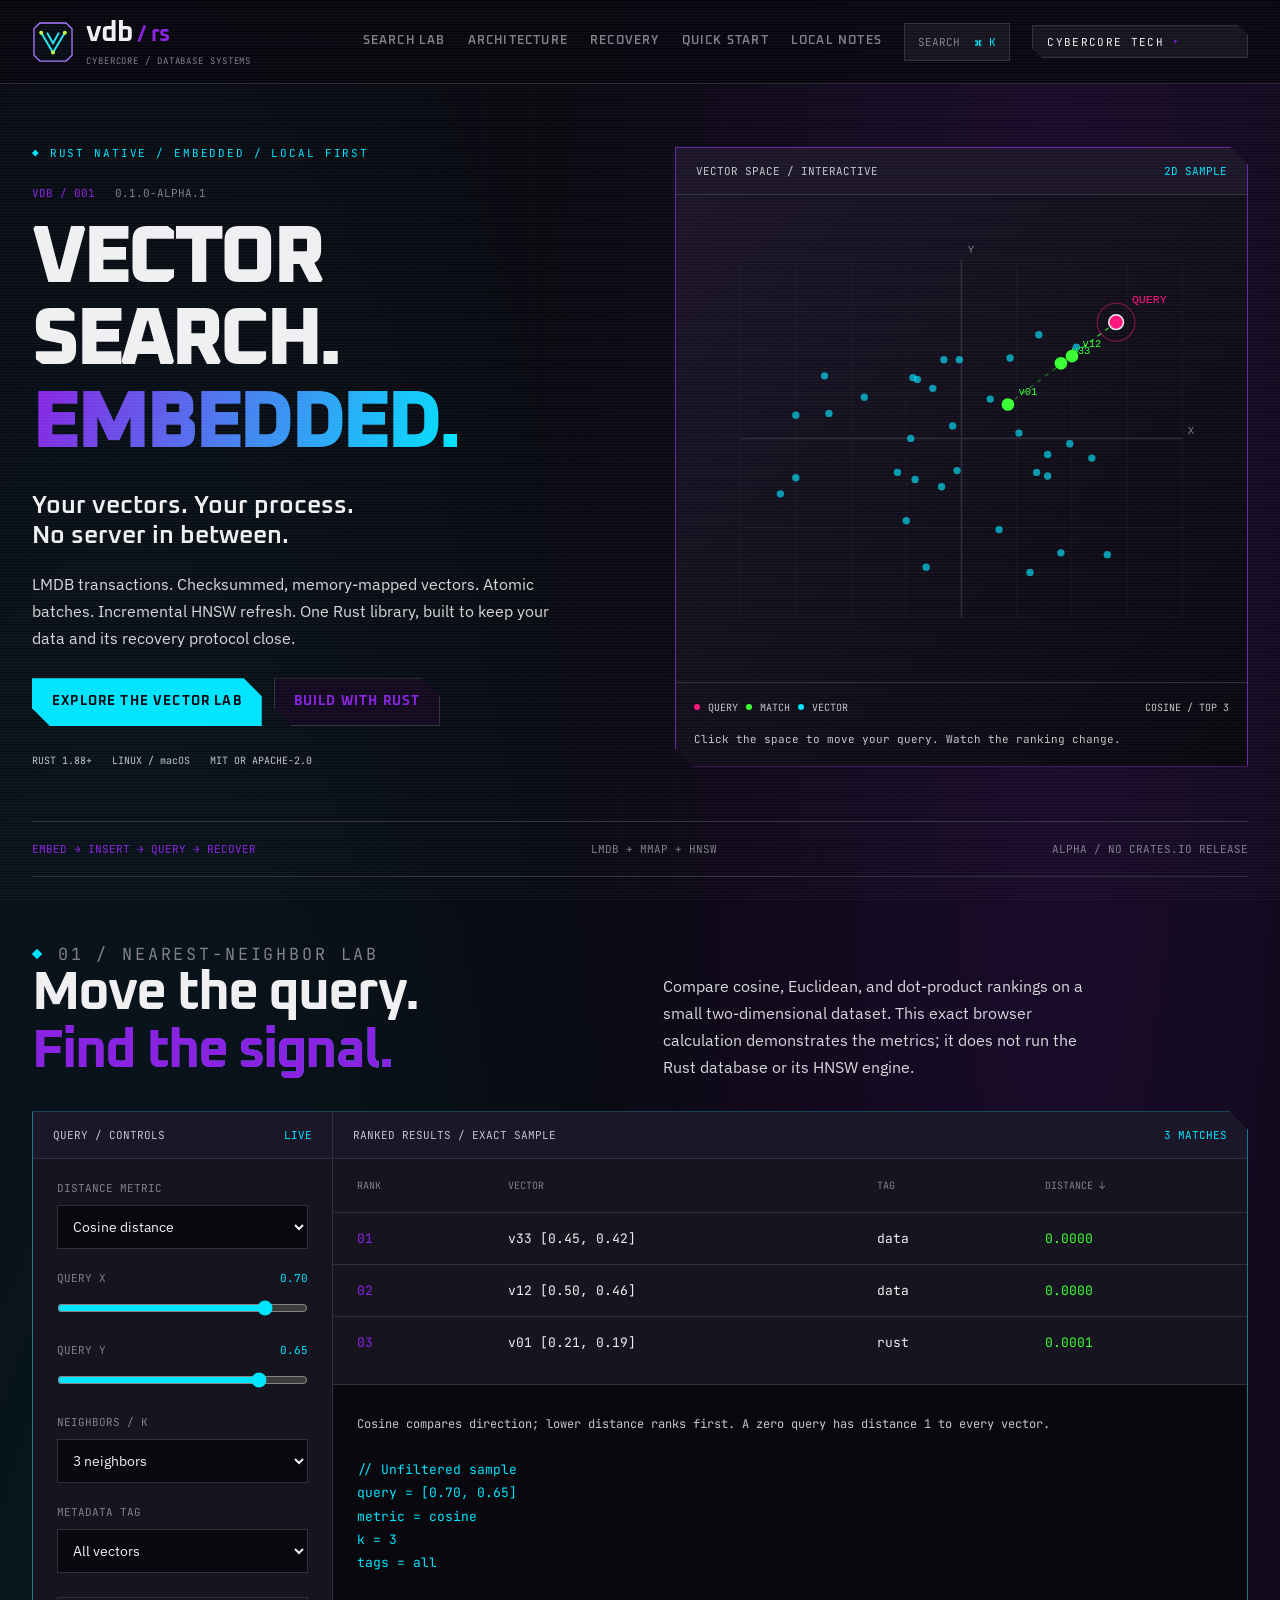
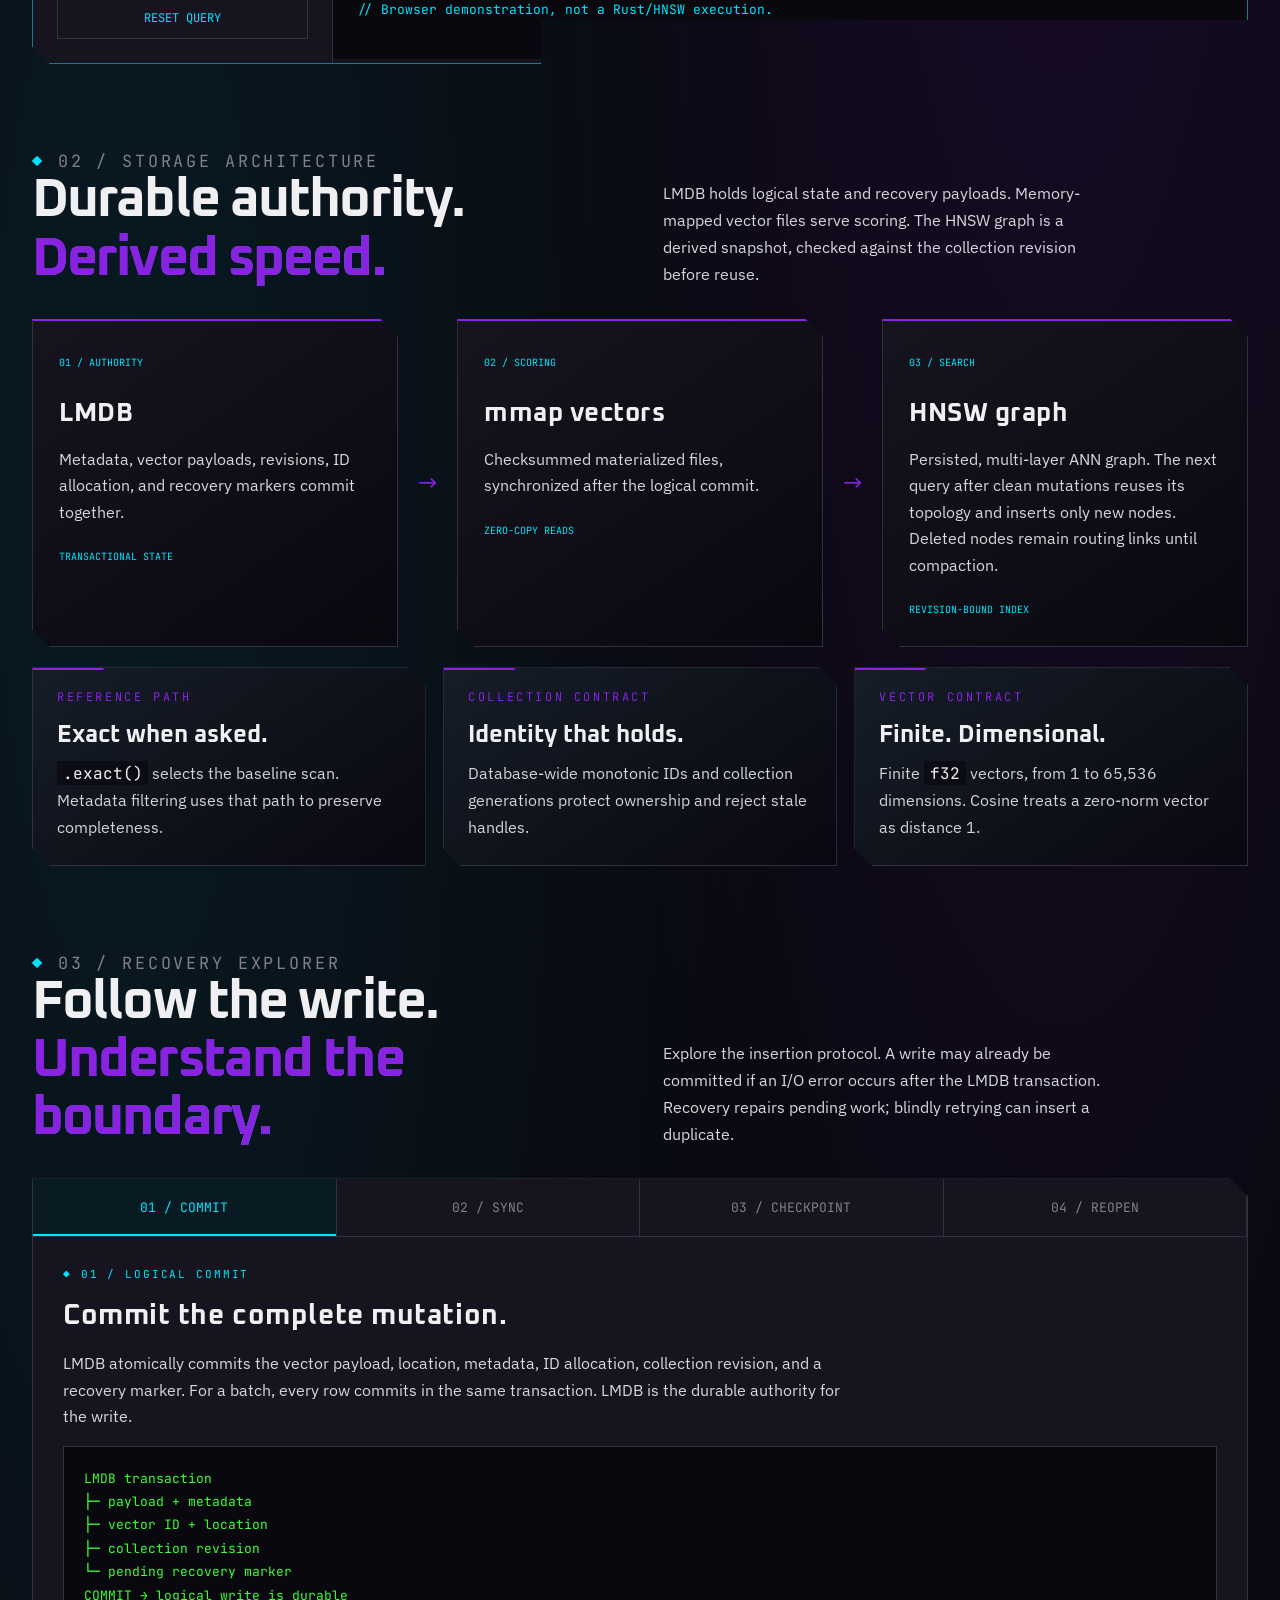
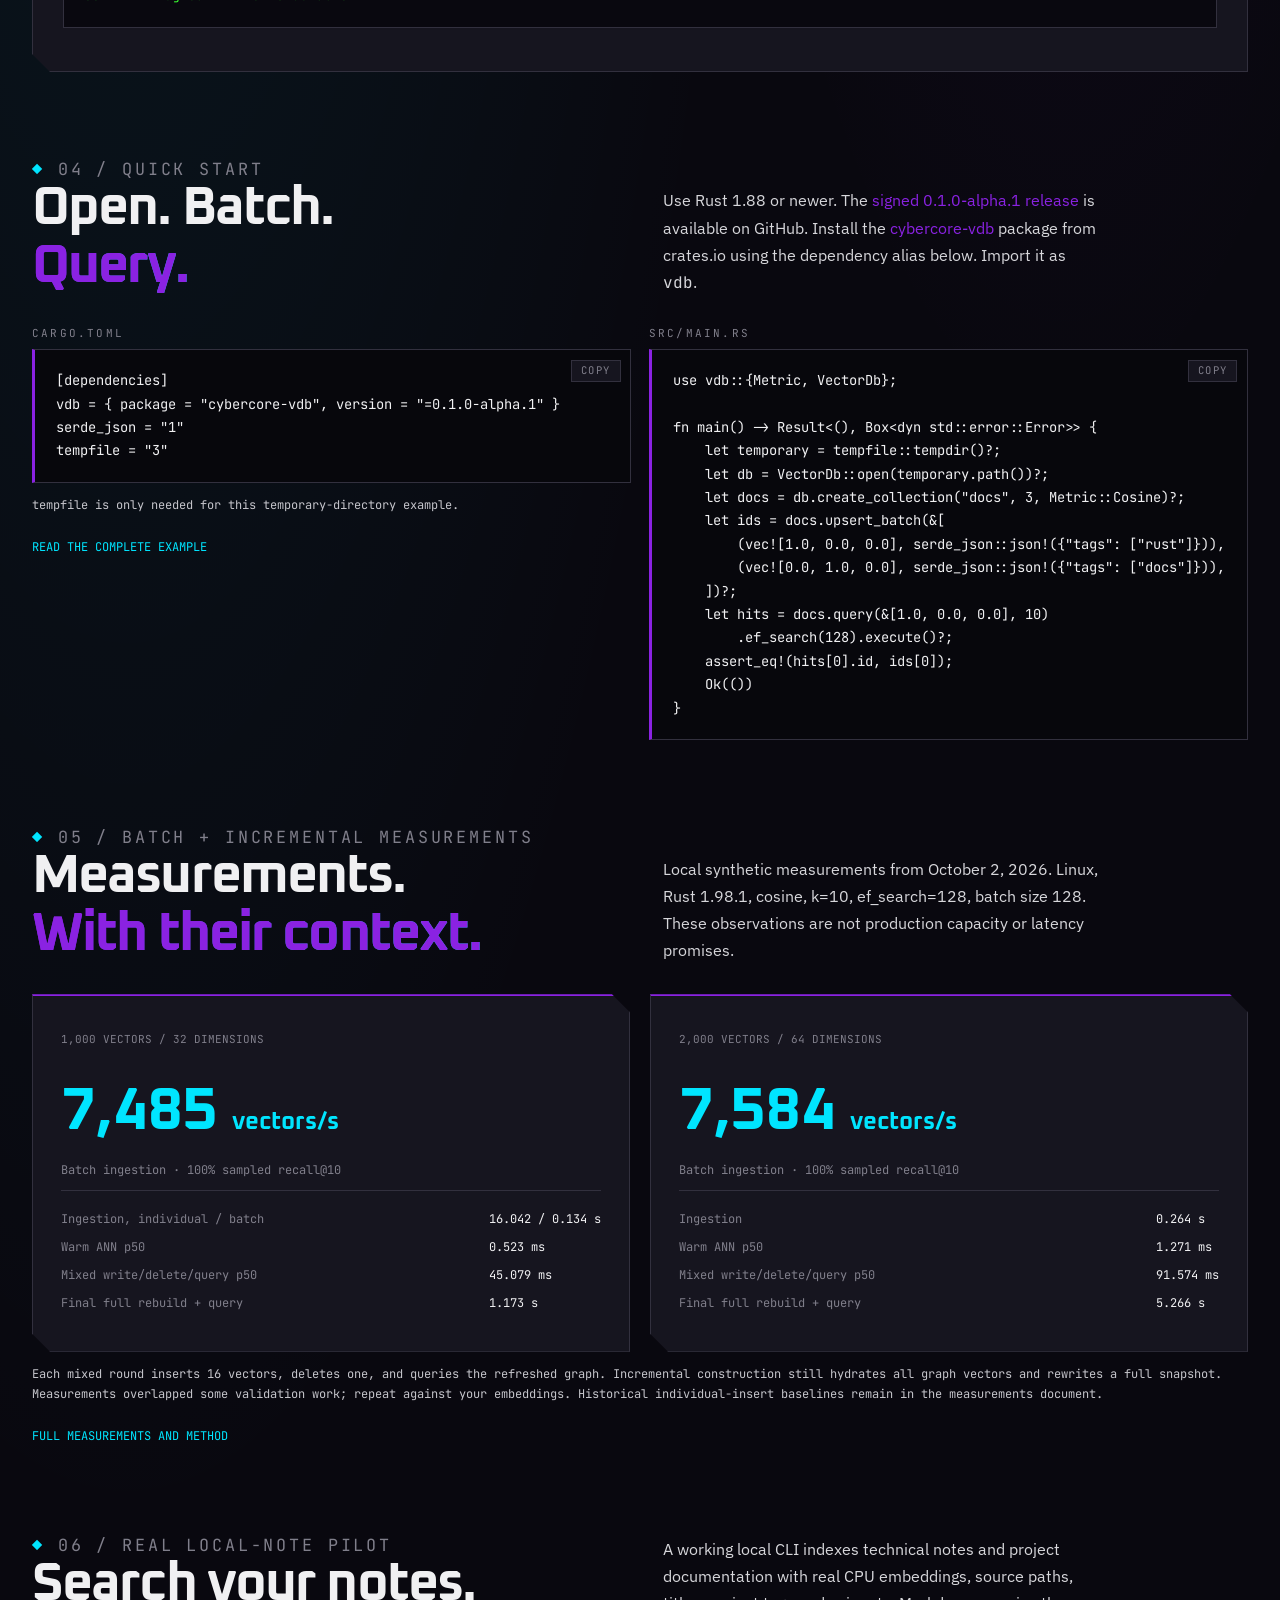
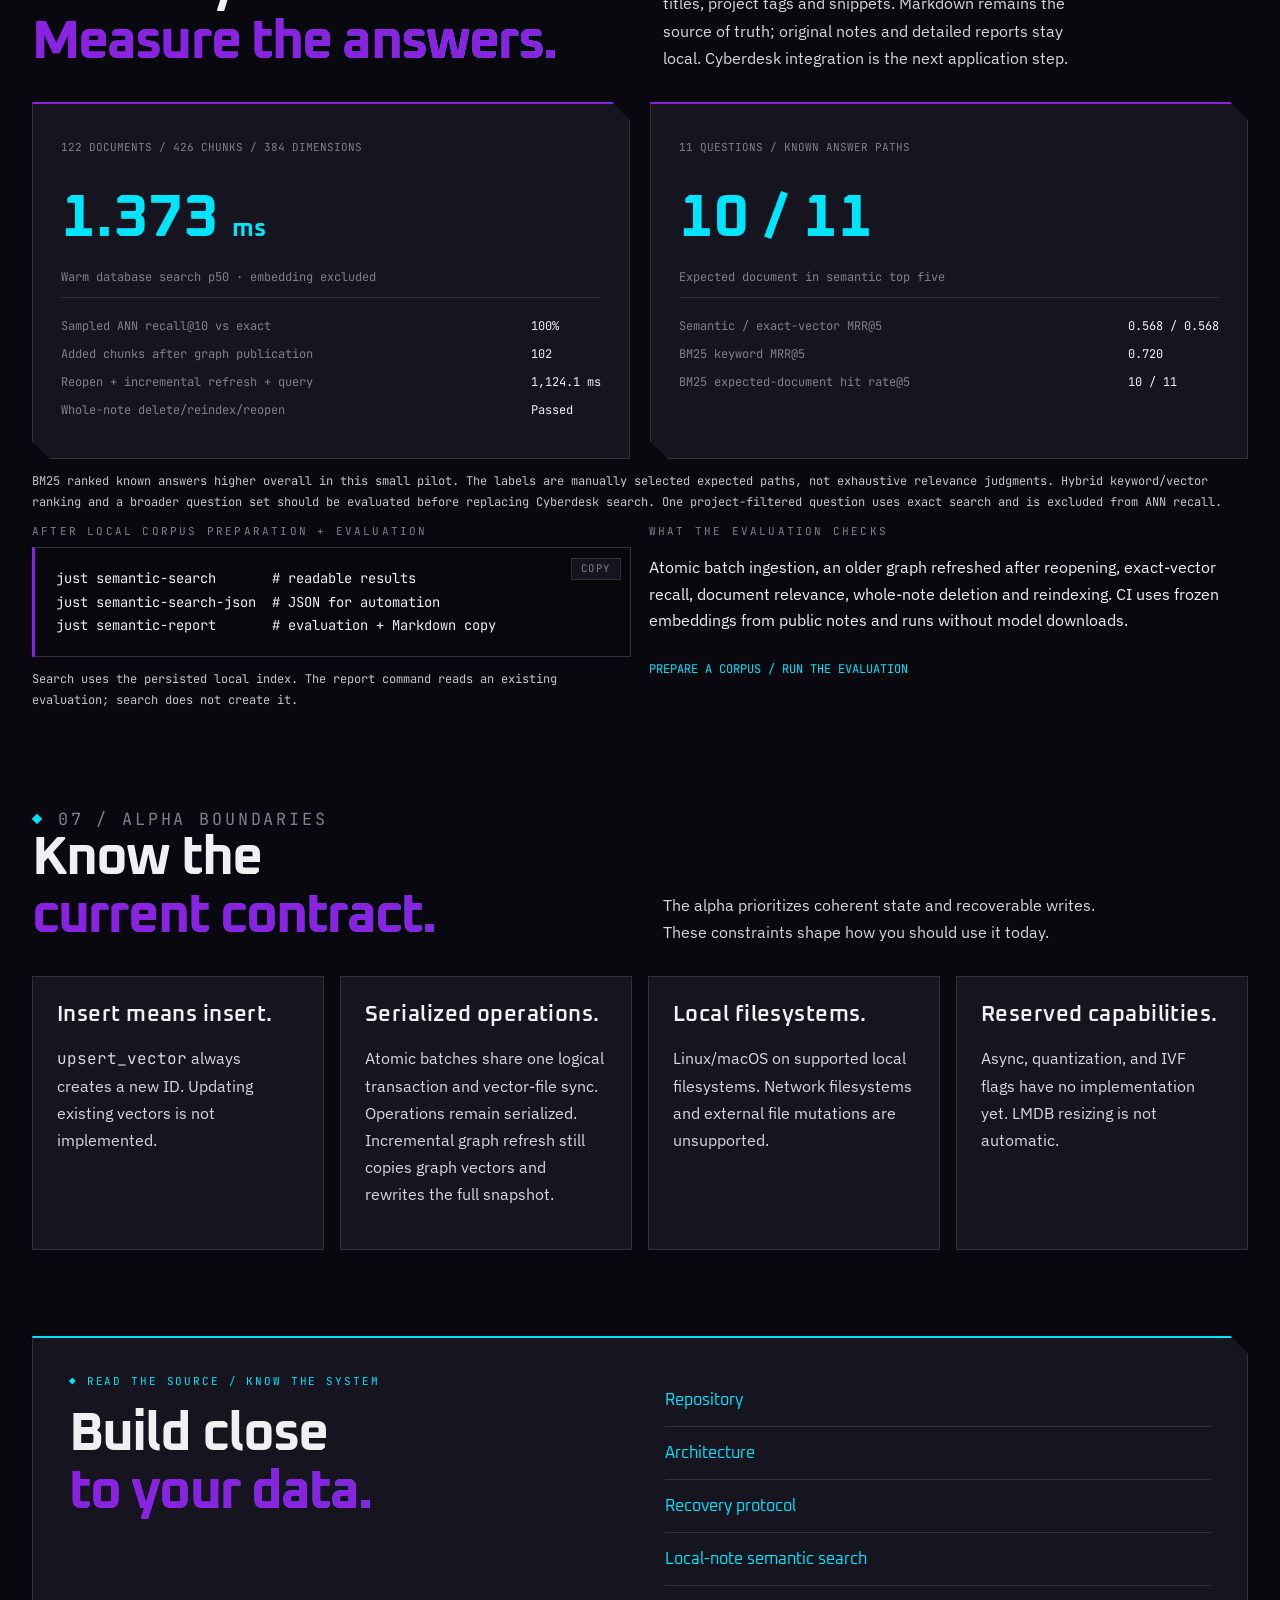
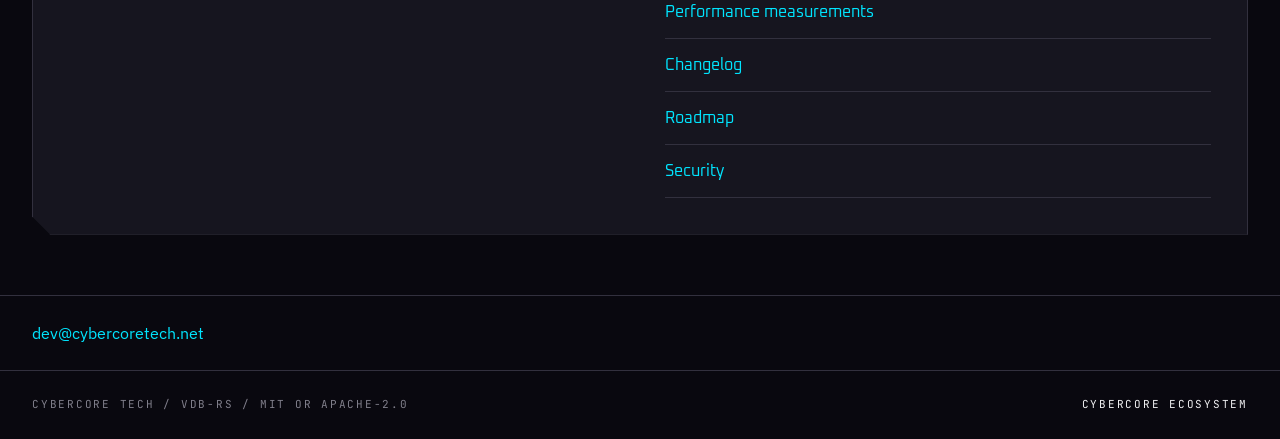
<file: index.html>
<!doctype html>
<html lang="en" data-theme="vdb-neural-violet">
<head>
<meta charset="utf-8"><meta name="viewport" content="width=device-width,initial-scale=1">
<title>vdb-rs — Vector search. Embedded.</title><meta name="description" content="An embedded Rust vector database with LMDB transactions, checksummed mmap vectors, durable recovery, and persisted HNSW. Explore vector search in an interactive lab."><meta name="theme-color" content="#09080f">
<link rel="icon" type="image/svg+xml" href="docs/assets/vdb-mark.svg"><link rel="stylesheet" href="docs/base.css"><link rel="stylesheet" href="docs/fonts.css"><link rel="stylesheet" href="docs/site.css">
<script>window.SITE={dataRoot:'https://cybercore-tech.github.io/data',defaultTheme:'vdb-neural-violet',mashups:[{id:'vdb-neural-violet',label:'NEURAL VIOLET',base:'cyberpunk-mainframe',accent:'neosynth-nova'},{id:'vdb-index-acid',label:'INDEX ACID',base:'dystopian-sector',accent:'cyberdyne-neural'}]};</script>
</head>
<body>
<a class="skip-link" href="#main">Skip to content</a>
<header class="site-header"><a class="brand" href="#top"><img src="docs/assets/vdb-mark.svg" alt="" width="42" height="42"><span class="brand-name">vdb<span class="brand-rs">/ rs</span><small>CYBERCORE / DATABASE SYSTEMS</small></span></a><nav class="main-nav" aria-label="Primary"><a href="#lab">SEARCH LAB</a><a href="#architecture">ARCHITECTURE</a><a href="#recovery">RECOVERY</a><a href="#setup">QUICK START</a><a href="#semantic">LOCAL NOTES</a></nav><button id="openSearch" class="search-trigger" type="button">SEARCH <kbd>⌘ K</kbd></button><div class="theme-picker"><button id="themeButton" class="theme-button" type="button" aria-haspopup="listbox" aria-expanded="false" aria-controls="themeMenu">NEURAL VIOLET</button><div id="themeMenu" class="theme-menu" role="listbox" aria-label="Theme" hidden></div></div></header>
<main id="main">
<section id="top" class="wrap hero"><div class="hero-copy"><p class="eyebrow">RUST NATIVE / EMBEDDED / LOCAL FIRST</p><div class="hero-id">VDB / 001 <span>0.1.0-ALPHA.1</span></div><h1>VECTOR<br>SEARCH.<br><em>EMBEDDED.</em></h1><p class="tagline">Your vectors. Your process.<br>No server in between.</p><p class="lede">LMDB transactions. Checksummed, memory-mapped vectors. Atomic batches. Incremental HNSW refresh. One Rust library, built to keep your data and its recovery protocol close.</p><div class="cta"><a class="btn" href="#lab">EXPLORE THE VECTOR LAB</a><a class="btn ghost" href="#setup">BUILD WITH RUST</a></div><div class="hero-meta">RUST 1.88+ <span>LINUX / macOS</span> MIT OR APACHE-2.0</div></div><div class="hero-instrument"><div class="panel-bar"><span>VECTOR SPACE / INTERACTIVE</span><span>2D SAMPLE</span></div><div class="plot-shell"><svg id="vectorPlot" viewBox="0 0 520 440" role="img" aria-labelledby="plotTitle plotDesc"><title id="plotTitle">Interactive two-dimensional vector space</title><desc id="plotDesc">Sample vectors and a query point. Click to move the query or use the X and Y controls in the search lab. Lines connect the nearest ranked matches.</desc></svg></div><div class="plot-footer"><span class="legend"><i></i>QUERY <i></i>MATCH <i></i>VECTOR</span><span id="plotMetric">COSINE / TOP 3</span></div><p class="plot-hint">Click the space to move your query. Watch the ranking change.</p></div></section>
<div class="wrap mission-strip"><span>EMBED → INSERT → QUERY → RECOVER</span><span>LMDB + MMAP + HNSW</span><span>ALPHA / NO CRATES.IO RELEASE</span></div>
<section class="wrap section" id="lab"><div class="section-head"><div><p class="eyebrow">01 / NEAREST-NEIGHBOR LAB</p><h2>Move the query.<br><em>Find the signal.</em></h2></div><p>Compare cosine, Euclidean, and dot-product rankings on a small two-dimensional dataset. This exact browser calculation demonstrates the metrics; it does not run the Rust database or its HNSW engine.</p></div><div class="lab-grid"><div class="query-panel"><div class="panel-bar">QUERY / CONTROLS <span>LIVE</span></div><label for="metric">DISTANCE METRIC</label><select id="metric"><option value="cosine">Cosine distance</option><option value="euclidean">Euclidean distance</option><option value="dot">Dot-product similarity</option></select><label for="queryX">QUERY X <output id="xValue" for="queryX">0.70</output></label><input id="queryX" type="range" min="-1" max="1" step="0.01" value="0.7"><label for="queryY">QUERY Y <output id="yValue" for="queryY">0.65</output></label><input id="queryY" type="range" min="-1" max="1" step="0.01" value="0.65"><label for="neighborCount">NEIGHBORS / K</label><select id="neighborCount"><option value="3">3 neighbors</option><option value="5">5 neighbors</option><option value="8">8 neighbors</option></select><label for="vectorFilter">METADATA TAG</label><select id="vectorFilter"><option value="all">All vectors</option><option value="rust">rust</option><option value="systems">systems</option><option value="data">data</option></select><button id="resetQuery" class="quiet-button" type="button">RESET QUERY</button></div><div class="results-panel"><div class="panel-bar"><span>RANKED RESULTS / EXACT SAMPLE</span><span id="resultCount" role="status">3 MATCHES</span></div><div class="table-scroll"><table><thead><tr><th scope="col">RANK</th><th scope="col">VECTOR</th><th scope="col">TAG</th><th scope="col" id="scoreHeading">DISTANCE ↓</th></tr></thead><tbody id="resultRows"></tbody></table></div><div class="query-readout"><span id="metricExplanation">Cosine compares direction; lower distance ranks first.</span><pre id="queryCode"></pre></div></div></div></section>
<section class="wrap section" id="architecture"><div class="section-head"><div><p class="eyebrow">02 / STORAGE ARCHITECTURE</p><h2>Durable authority.<br><em>Derived speed.</em></h2></div><p>LMDB holds logical state and recovery payloads. Memory-mapped vector files serve scoring. The HNSW graph is a derived snapshot, checked against the collection revision before reuse.</p></div><div class="architecture-flow"><article><span class="num">01 / AUTHORITY</span><h3>LMDB</h3><p>Metadata, vector payloads, revisions, ID allocation, and recovery markers commit together.</p><code>TRANSACTIONAL STATE</code></article><span class="flow-connector" aria-hidden="true">→</span><article><span class="num">02 / SCORING</span><h3>mmap vectors</h3><p>Checksummed materialized files, synchronized after the logical commit.</p><code>ZERO-COPY READS</code></article><span class="flow-connector" aria-hidden="true">→</span><article><span class="num">03 / SEARCH</span><h3>HNSW graph</h3><p>Persisted, multi-layer ANN graph. The next query after clean mutations reuses its topology and inserts only new nodes. Deleted nodes remain routing links until compaction.</p><code>REVISION-BOUND INDEX</code></article></div><div class="grid g3 capability-grid"><article class="card"><span class="num">REFERENCE PATH</span><h3>Exact when asked.</h3><p><code>.exact()</code> selects the baseline scan. Metadata filtering uses that path to preserve completeness.</p></article><article class="card"><span class="num">COLLECTION CONTRACT</span><h3>Identity that holds.</h3><p>Database-wide monotonic IDs and collection generations protect ownership and reject stale handles.</p></article><article class="card"><span class="num">VECTOR CONTRACT</span><h3>Finite. Dimensional.</h3><p>Finite <code>f32</code> vectors, from 1 to 65,536 dimensions. Cosine treats a zero-norm vector as distance 1.</p></article></div></section>
<section class="wrap section" id="recovery"><div class="section-head"><div><p class="eyebrow">03 / RECOVERY EXPLORER</p><h2>Follow the write.<br><em>Understand the boundary.</em></h2></div><p>Explore the insertion protocol. A write may already be committed if an I/O error occurs after the LMDB transaction. Recovery repairs pending work; blindly retrying can insert a duplicate.</p></div><div class="recovery-panel"><div class="recovery-steps" role="tablist" aria-label="Recovery protocol stages"><button role="tab" id="recoveryTab0" aria-controls="recoveryDetail" aria-selected="true" data-step="0">01 / COMMIT</button><button role="tab" id="recoveryTab1" aria-controls="recoveryDetail" aria-selected="false" tabindex="-1" data-step="1">02 / SYNC</button><button role="tab" id="recoveryTab2" aria-controls="recoveryDetail" aria-selected="false" tabindex="-1" data-step="2">03 / CHECKPOINT</button><button role="tab" id="recoveryTab3" aria-controls="recoveryDetail" aria-selected="false" tabindex="-1" data-step="3">04 / REOPEN</button></div><div id="recoveryDetail" role="tabpanel" aria-labelledby="recoveryTab0" tabindex="0"><p class="eyebrow" id="recoveryStage"></p><h3 id="recoveryTitle"></h3><p id="recoveryText"></p><pre id="recoveryTrace"></pre></div></div></section>
<section class="wrap section" id="setup"><div class="section-head"><div><p class="eyebrow">04 / QUICK START</p><h2>Open. Batch.<br><em>Query.</em></h2></div><p>Use Rust 1.88 or newer. The <a href="https://github.com/cybercore-tech/vdb-rs/releases/tag/v0.1.0-alpha.1">signed 0.1.0-alpha.1 release</a> is available on GitHub. Install the <a href="https://crates.io/crates/cybercore-vdb">cybercore-vdb</a> package from crates.io using the dependency alias below. Import it as <code>vdb</code>.</p></div><div class="grid g2"><div><span class="label">CARGO.TOML</span><pre class="code" data-copy><code>[dependencies]
vdb = { package = "cybercore-vdb", version = "=0.1.0-alpha.1" }
serde_json = "1"
tempfile = "3"</code></pre><p class="code-note">tempfile is only needed for this temporary-directory example.</p><a class="source-link" href="https://github.com/cybercore-tech/vdb-rs/blob/main/examples/basic.rs">READ THE COMPLETE EXAMPLE</a></div><div><span class="label">SRC/MAIN.RS</span><pre class="code" data-copy><code>use vdb::{Metric, VectorDb};

fn main() -&gt; Result&lt;(), Box&lt;dyn std::error::Error&gt;&gt; {
    let temporary = tempfile::tempdir()?;
    let db = VectorDb::open(temporary.path())?;
    let docs = db.create_collection("docs", 3, Metric::Cosine)?;
    let ids = docs.upsert_batch(&amp;[
        (vec![1.0, 0.0, 0.0], serde_json::json!({"tags": ["rust"]})),
        (vec![0.0, 1.0, 0.0], serde_json::json!({"tags": ["docs"]})),
    ])?;
    let hits = docs.query(&amp;[1.0, 0.0, 0.0], 10)
        .ef_search(128).execute()?;
    assert_eq!(hits[0].id, ids[0]);
    Ok(())
}</code></pre></div></div></section>
<section class="wrap section" id="benchmarks"><div class="section-head"><div><p class="eyebrow">05 / BATCH + INCREMENTAL MEASUREMENTS</p><h2>Measurements.<br><em>With their context.</em></h2></div><p>Local synthetic measurements from October 2, 2026. Linux, Rust 1.98.1, cosine, k=10, ef_search=128, batch size 128. These observations are not production capacity or latency promises.</p></div><div class="benchmark-grid"><article><span>1,000 VECTORS / 32 DIMENSIONS</span><strong>7,485 <small>vectors/s</small></strong><p>Batch ingestion · 100% sampled recall@10</p><dl><dt>Ingestion, individual / batch</dt><dd>16.042 / 0.134 s</dd><dt>Warm ANN p50</dt><dd>0.523 ms</dd><dt>Mixed write/delete/query p50</dt><dd>45.079 ms</dd><dt>Final full rebuild + query</dt><dd>1.173 s</dd></dl></article><article><span>2,000 VECTORS / 64 DIMENSIONS</span><strong>7,584 <small>vectors/s</small></strong><p>Batch ingestion · 100% sampled recall@10</p><dl><dt>Ingestion</dt><dd>0.264 s</dd><dt>Warm ANN p50</dt><dd>1.271 ms</dd><dt>Mixed write/delete/query p50</dt><dd>91.574 ms</dd><dt>Final full rebuild + query</dt><dd>5.266 s</dd></dl></article></div><p class="code-note">Each mixed round inserts 16 vectors, deletes one, and queries the refreshed graph. Incremental construction still hydrates all graph vectors and rewrites a full snapshot. Measurements overlapped some validation work; repeat against your embeddings. Historical individual-insert baselines remain in the measurements document.</p><a class="source-link" href="https://github.com/cybercore-tech/vdb-rs/blob/main/docs/benchmarks.md">FULL MEASUREMENTS AND METHOD</a></section>
<section class="wrap section" id="semantic"><div class="section-head"><div><p class="eyebrow">06 / REAL LOCAL-NOTE PILOT</p><h2>Search your notes.<br><em>Measure the answers.</em></h2></div><p>A working local CLI indexes technical notes and project documentation with real CPU embeddings, source paths, titles, project tags and snippets. Markdown remains the source of truth; original notes and detailed reports stay local. Cyberdesk integration is the next application step.</p></div><div class="benchmark-grid"><article><span>122 DOCUMENTS / 426 CHUNKS / 384 DIMENSIONS</span><strong>1.373 <small>ms</small></strong><p>Warm database search p50 · embedding excluded</p><dl><dt>Sampled ANN recall@10 vs exact</dt><dd>100%</dd><dt>Added chunks after graph publication</dt><dd>102</dd><dt>Reopen + incremental refresh + query</dt><dd>1,124.1 ms</dd><dt>Whole-note delete/reindex/reopen</dt><dd>Passed</dd></dl></article><article><span>11 QUESTIONS / KNOWN ANSWER PATHS</span><strong>10 / 11</strong><p>Expected document in semantic top five</p><dl><dt>Semantic / exact-vector MRR@5</dt><dd>0.568 / 0.568</dd><dt>BM25 keyword MRR@5</dt><dd>0.720</dd><dt>BM25 expected-document hit rate@5</dt><dd>10 / 11</dd></dl></article></div><p class="code-note">BM25 ranked known answers higher overall in this small pilot. The labels are manually selected expected paths, not exhaustive relevance judgments. Hybrid keyword/vector ranking and a broader question set should be evaluated before replacing Cyberdesk search. One project-filtered question uses exact search and is excluded from ANN recall.</p><div class="grid g2"><div><span class="label">AFTER LOCAL CORPUS PREPARATION + EVALUATION</span><pre class="code" data-copy><code>just semantic-search       # readable results
just semantic-search-json  # JSON for automation
just semantic-report       # evaluation + Markdown copy</code></pre><p class="code-note">Search uses the persisted local index. The report command reads an existing evaluation; search does not create it.</p></div><div><span class="label">WHAT THE EVALUATION CHECKS</span><p>Atomic batch ingestion, an older graph refreshed after reopening, exact-vector recall, document relevance, whole-note deletion and reindexing. CI uses frozen embeddings from public notes and runs without model downloads.</p><a class="source-link" href="https://github.com/cybercore-tech/vdb-rs/blob/main/docs/semantic-search.md">PREPARE A CORPUS / RUN THE EVALUATION</a></div></div></section>
<section class="wrap section" id="alpha"><div class="section-head"><div><p class="eyebrow">07 / ALPHA BOUNDARIES</p><h2>Know the<br><em>current contract.</em></h2></div><p>The alpha prioritizes coherent state and recoverable writes. These constraints shape how you should use it today.</p></div><div class="alpha-grid"><article><h3>Insert means insert.</h3><p><code>upsert_vector</code> always creates a new ID. Updating existing vectors is not implemented.</p></article><article><h3>Serialized operations.</h3><p>Atomic batches share one logical transaction and vector-file sync. Operations remain serialized. Incremental graph refresh still copies graph vectors and rewrites the full snapshot.</p></article><article><h3>Local filesystems.</h3><p>Linux/macOS on supported local filesystems. Network filesystems and external file mutations are unsupported.</p></article><article><h3>Reserved capabilities.</h3><p>Async, quantization, and IVF flags have no implementation yet. LMDB resizing is not automatic.</p></article></div></section>
<section class="wrap section" id="docs"><div class="final-panel"><div><p class="eyebrow">READ THE SOURCE / KNOW THE SYSTEM</p><h2>Build close<br><em>to your data.</em></h2></div><div class="doc-links"><a href="https://github.com/cybercore-tech/vdb-rs">Repository</a><a href="https://github.com/cybercore-tech/vdb-rs/blob/main/docs/arch.md">Architecture</a><a href="https://github.com/cybercore-tech/vdb-rs/blob/main/docs/recovery.md">Recovery protocol</a><a href="https://github.com/cybercore-tech/vdb-rs/blob/main/docs/semantic-search.md">Local-note semantic search</a><a href="https://github.com/cybercore-tech/vdb-rs/blob/main/docs/benchmarks.md">Performance measurements</a><a href="https://github.com/cybercore-tech/vdb-rs/blob/main/CHANGELOG.md">Changelog</a><a href="https://github.com/cybercore-tech/vdb-rs/blob/main/docs/roadmap.md">Roadmap</a><a href="https://github.com/cybercore-tech/vdb-rs/blob/main/SECURITY.md">Security</a></div></div></section>
</main>
<section class="contact-band"><div class="wrap"><cybercore-contact repo="vdb-rs"><a href="mailto:dev@cybercoretech.net">dev@cybercoretech.net</a></cybercore-contact></div></section>
<footer><span>CYBERCORE TECH / VDB-RS / MIT OR APACHE-2.0</span><a href="https://cybercore-tech.github.io/">CYBERCORE ECOSYSTEM</a></footer>
<dialog id="searchDialog" aria-labelledby="searchTitle"><div class="panel-bar"><span id="searchTitle">SEARCH VDB-RS</span><button id="closeSearch" aria-label="Close search" type="button">ESC</button></div><label class="sr-only" for="searchInput">Search page sections</label><input id="searchInput" type="search" placeholder="Metrics, recovery, quick start…"><div id="searchResults"></div><p>Tab to navigate · Enter to open · Esc to close</p></dialog>
<script src="docs/theme.js"></script><script src="docs/lab.js"></script><script type="module" src="https://cybercore-tech.github.io/kit/contact.js"></script>
</body></html>
</file>
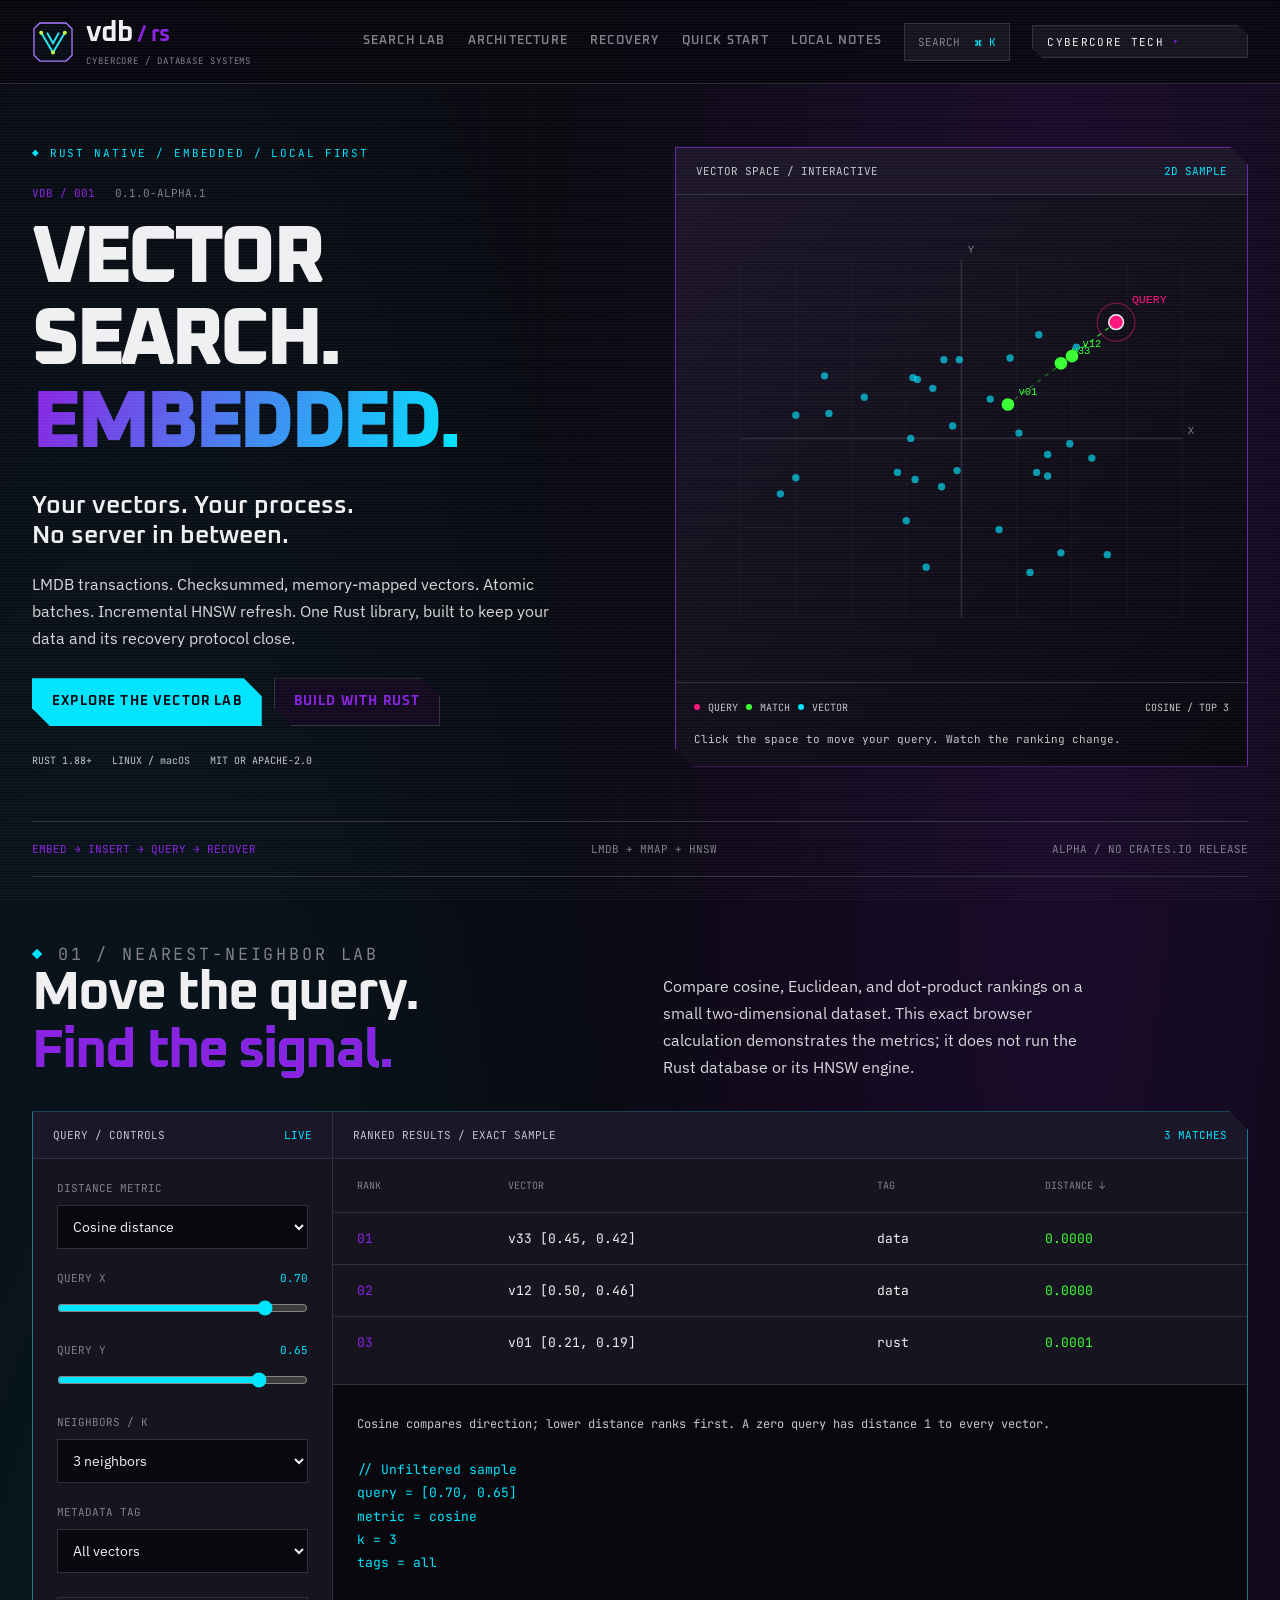
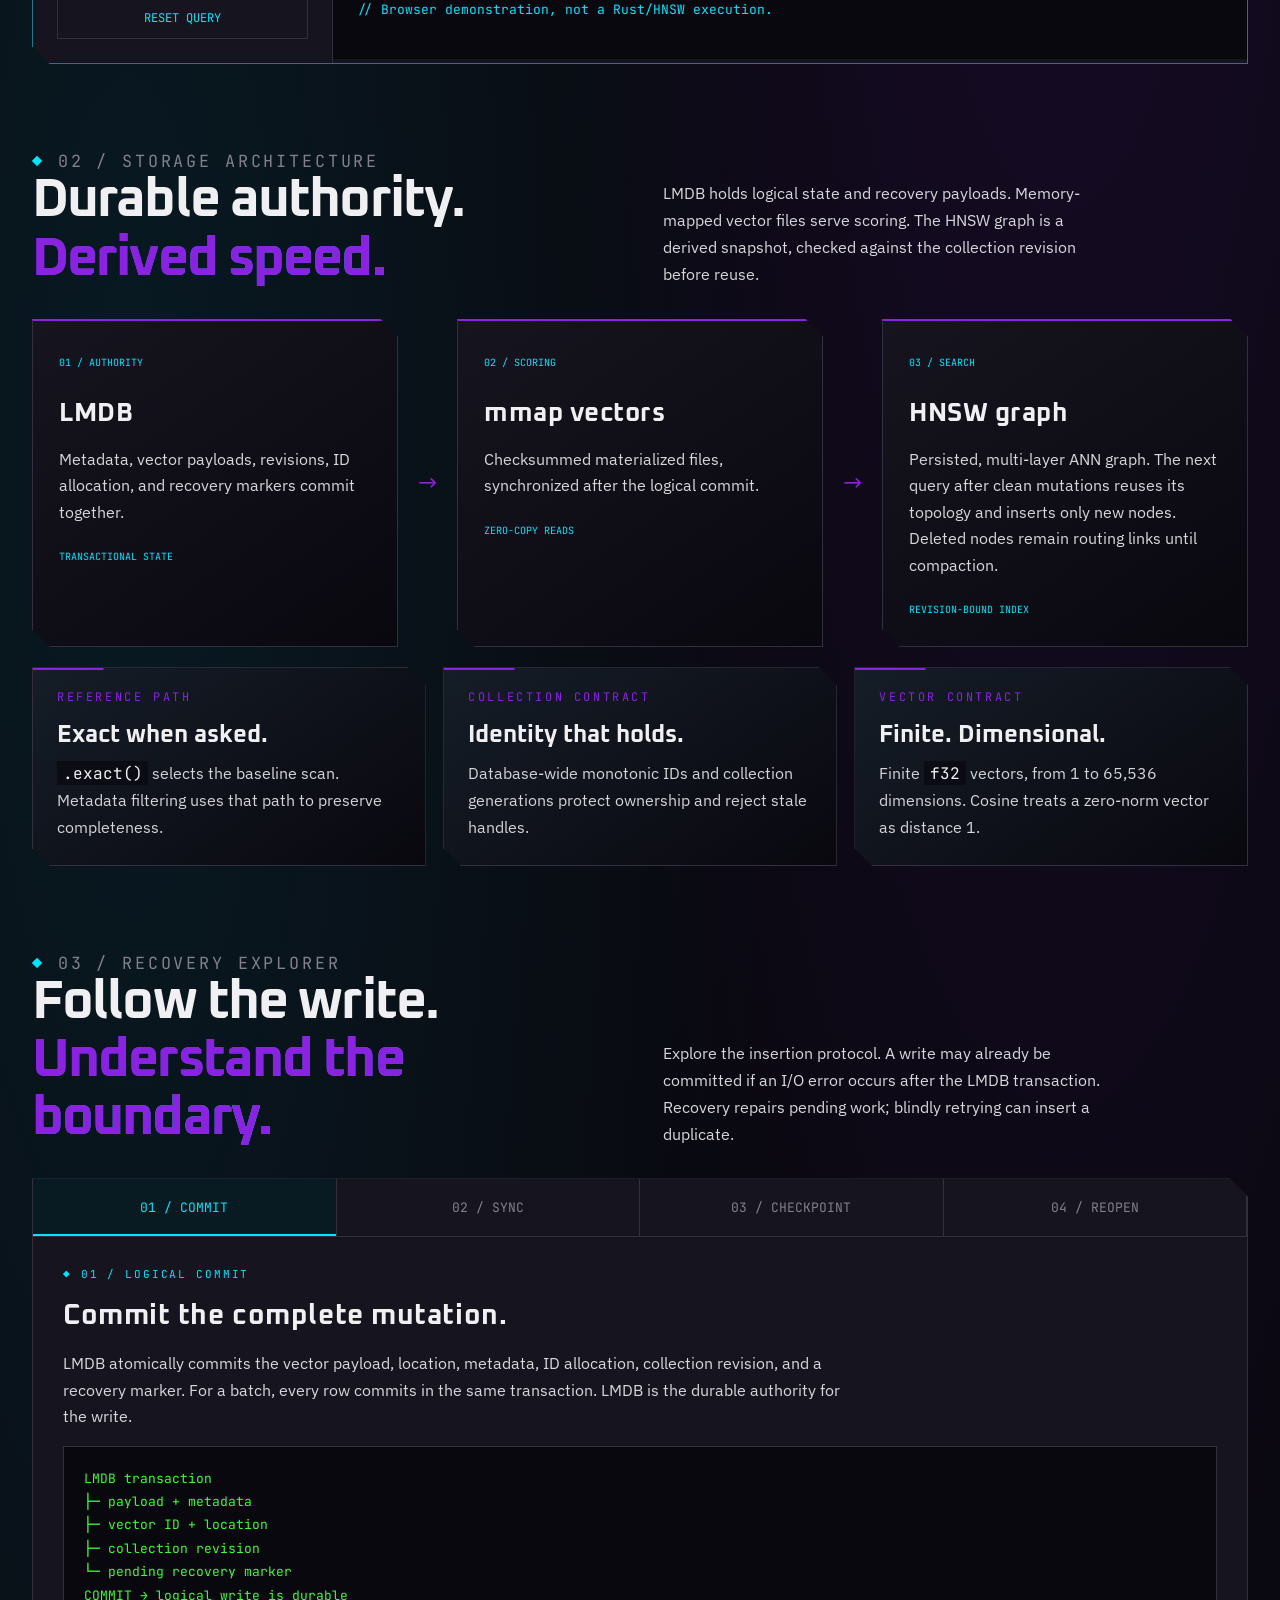
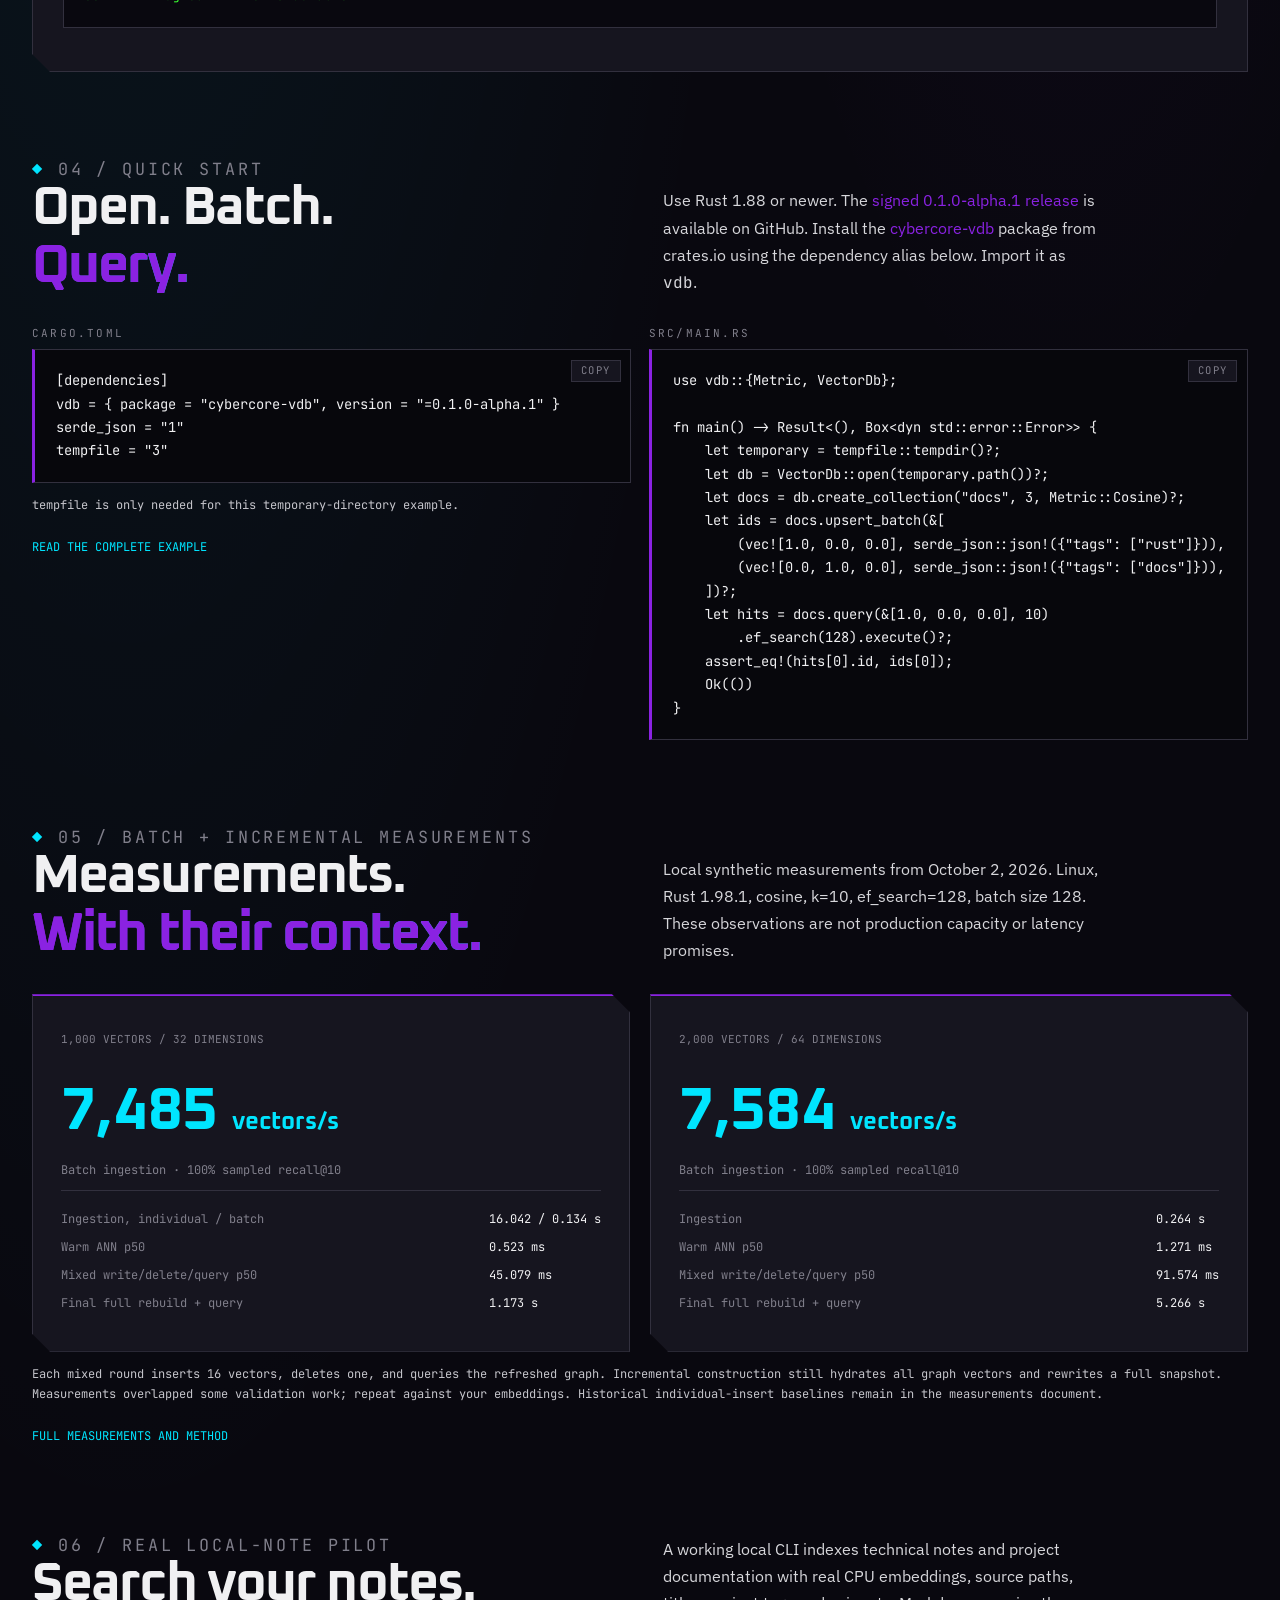
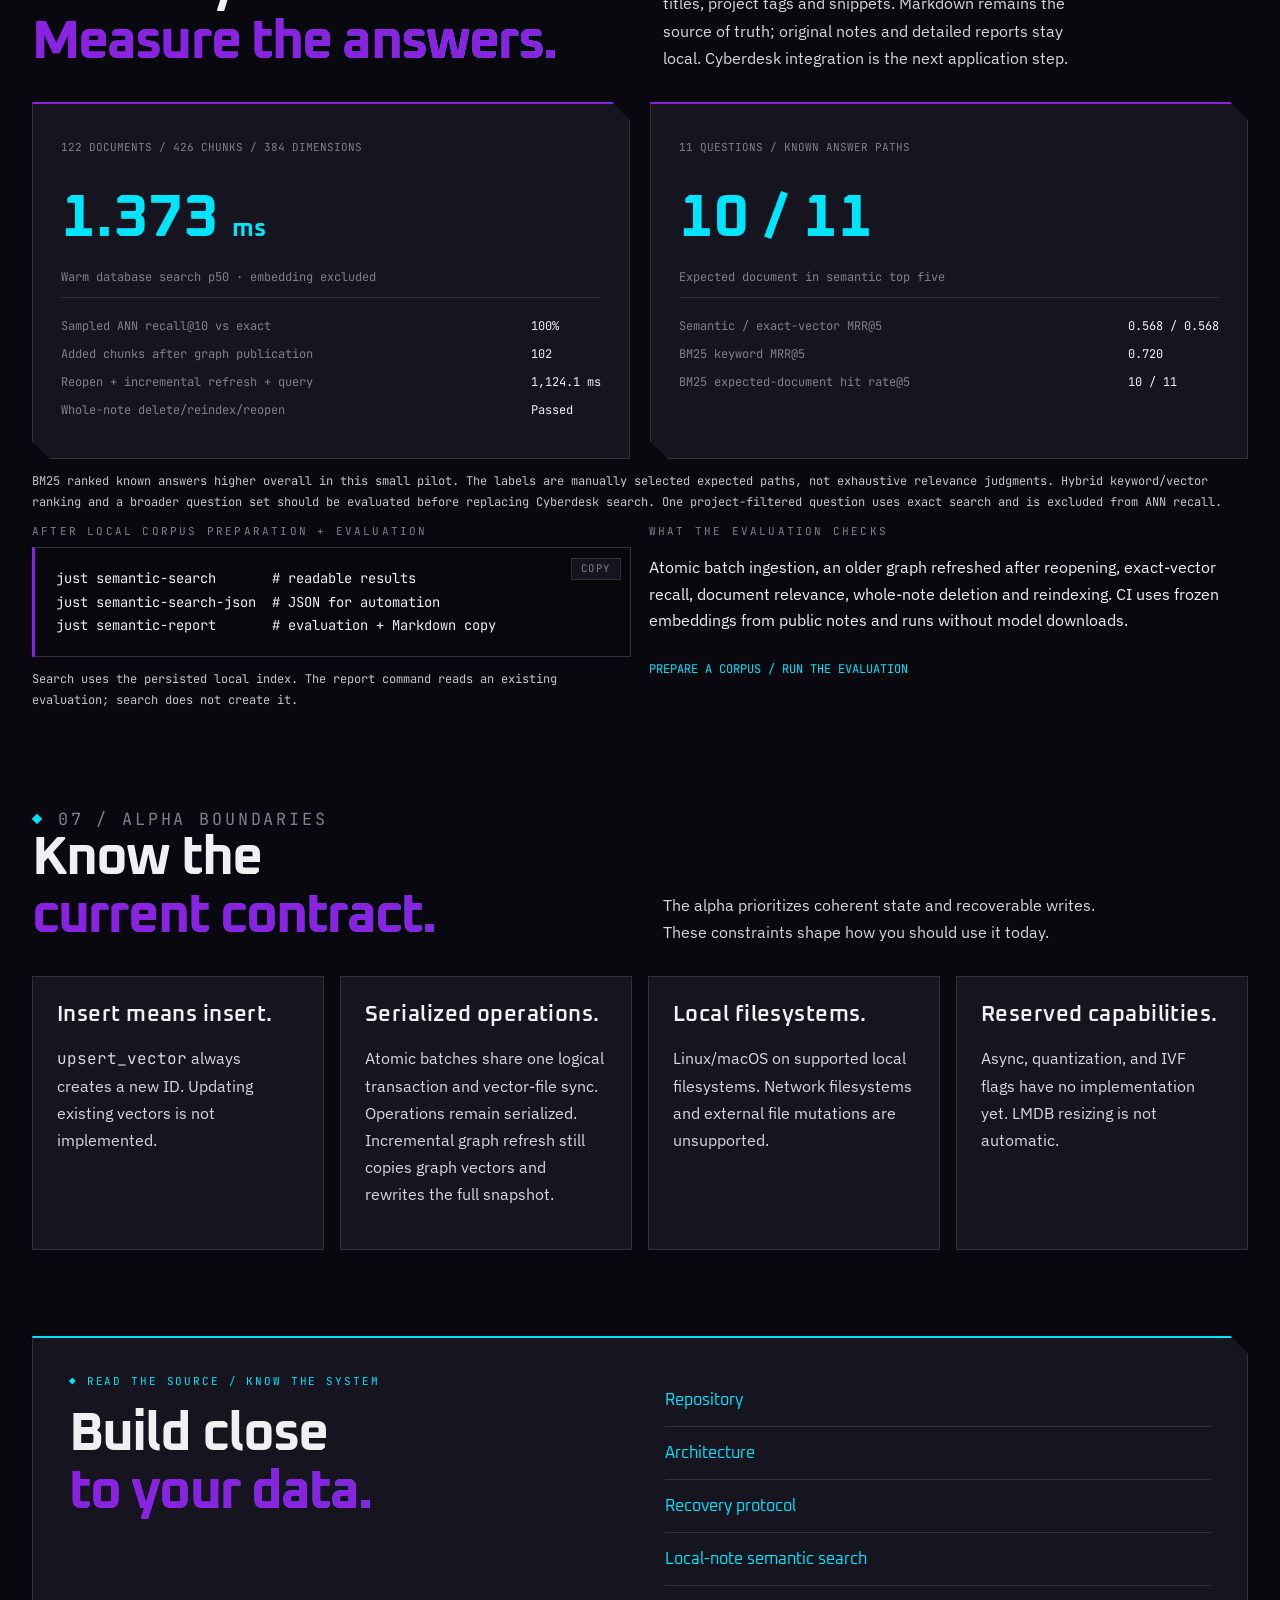
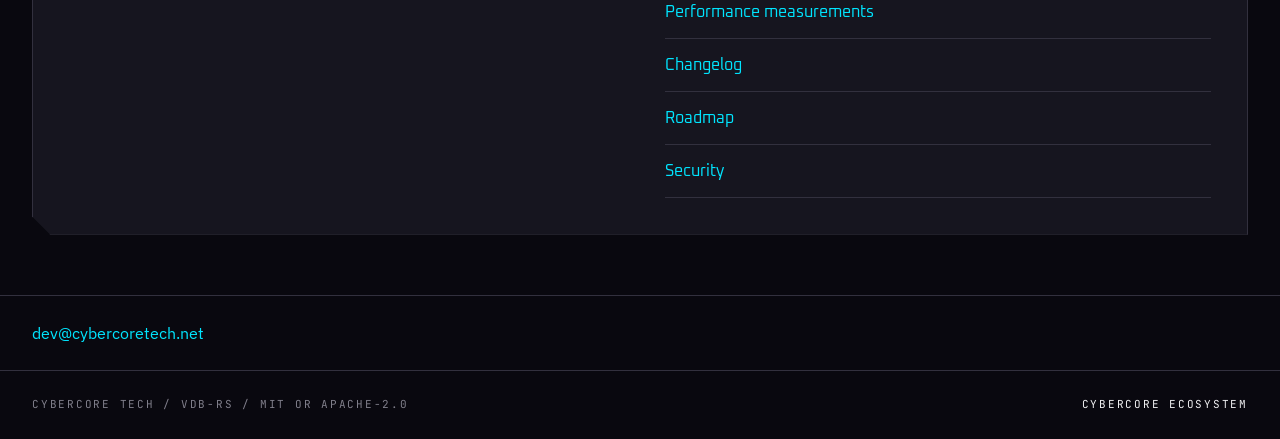
<file: docs/index.html>
<!doctype html>
<html lang="en" data-theme="vdb-neural-violet">
<head>
<meta charset="utf-8"><meta name="viewport" content="width=device-width,initial-scale=1">
<title>vdb-rs — Vector search. Embedded.</title><meta name="description" content="An embedded Rust vector database with LMDB transactions, checksummed mmap vectors, durable recovery, and persisted HNSW. Explore vector search in an interactive lab."><meta name="theme-color" content="#09080f">
<link rel="icon" type="image/svg+xml" href="assets/vdb-mark.svg"><link rel="stylesheet" href="base.css"><link rel="stylesheet" href="fonts.css"><link rel="stylesheet" href="site.css">
<script>window.SITE={dataRoot:'https://cybercore-tech.github.io/data',defaultTheme:'vdb-neural-violet',mashups:[{id:'vdb-neural-violet',label:'NEURAL VIOLET',base:'cyberpunk-mainframe',accent:'neosynth-nova'},{id:'vdb-index-acid',label:'INDEX ACID',base:'dystopian-sector',accent:'cyberdyne-neural'}]};</script>
</head>
<body>
<a class="skip-link" href="#main">Skip to content</a>
<header class="site-header"><a class="brand" href="#top"><img src="assets/vdb-mark.svg" alt="" width="42" height="42"><span class="brand-name">vdb<span class="brand-rs">/ rs</span><small>CYBERCORE / DATABASE SYSTEMS</small></span></a><nav class="main-nav" aria-label="Primary"><a href="#lab">SEARCH LAB</a><a href="#architecture">ARCHITECTURE</a><a href="#recovery">RECOVERY</a><a href="#setup">QUICK START</a><a href="#semantic">LOCAL NOTES</a></nav><button id="openSearch" class="search-trigger" type="button">SEARCH <kbd>⌘ K</kbd></button><div class="theme-picker"><button id="themeButton" class="theme-button" type="button" aria-haspopup="listbox" aria-expanded="false" aria-controls="themeMenu">NEURAL VIOLET</button><div id="themeMenu" class="theme-menu" role="listbox" aria-label="Theme" hidden></div></div></header>
<main id="main">
<section id="top" class="wrap hero"><div class="hero-copy"><p class="eyebrow">RUST NATIVE / EMBEDDED / LOCAL FIRST</p><div class="hero-id">VDB / 001 <span>0.1.0-ALPHA.1</span></div><h1>VECTOR<br>SEARCH.<br><em>EMBEDDED.</em></h1><p class="tagline">Your vectors. Your process.<br>No server in between.</p><p class="lede">LMDB transactions. Checksummed, memory-mapped vectors. Atomic batches. Incremental HNSW refresh. One Rust library, built to keep your data and its recovery protocol close.</p><div class="cta"><a class="btn" href="#lab">EXPLORE THE VECTOR LAB</a><a class="btn ghost" href="#setup">BUILD WITH RUST</a></div><div class="hero-meta">RUST 1.88+ <span>LINUX / macOS</span> MIT OR APACHE-2.0</div></div><div class="hero-instrument"><div class="panel-bar"><span>VECTOR SPACE / INTERACTIVE</span><span>2D SAMPLE</span></div><div class="plot-shell"><svg id="vectorPlot" viewBox="0 0 520 440" role="img" aria-labelledby="plotTitle plotDesc"><title id="plotTitle">Interactive two-dimensional vector space</title><desc id="plotDesc">Sample vectors and a query point. Click to move the query or use the X and Y controls in the search lab. Lines connect the nearest ranked matches.</desc></svg></div><div class="plot-footer"><span class="legend"><i></i>QUERY <i></i>MATCH <i></i>VECTOR</span><span id="plotMetric">COSINE / TOP 3</span></div><p class="plot-hint">Click the space to move your query. Watch the ranking change.</p></div></section>
<div class="wrap mission-strip"><span>EMBED → INSERT → QUERY → RECOVER</span><span>LMDB + MMAP + HNSW</span><span>ALPHA / NO CRATES.IO RELEASE</span></div>
<section class="wrap section" id="lab"><div class="section-head"><div><p class="eyebrow">01 / NEAREST-NEIGHBOR LAB</p><h2>Move the query.<br><em>Find the signal.</em></h2></div><p>Compare cosine, Euclidean, and dot-product rankings on a small two-dimensional dataset. This exact browser calculation demonstrates the metrics; it does not run the Rust database or its HNSW engine.</p></div><div class="lab-grid"><div class="query-panel"><div class="panel-bar">QUERY / CONTROLS <span>LIVE</span></div><label for="metric">DISTANCE METRIC</label><select id="metric"><option value="cosine">Cosine distance</option><option value="euclidean">Euclidean distance</option><option value="dot">Dot-product similarity</option></select><label for="queryX">QUERY X <output id="xValue" for="queryX">0.70</output></label><input id="queryX" type="range" min="-1" max="1" step="0.01" value="0.7"><label for="queryY">QUERY Y <output id="yValue" for="queryY">0.65</output></label><input id="queryY" type="range" min="-1" max="1" step="0.01" value="0.65"><label for="neighborCount">NEIGHBORS / K</label><select id="neighborCount"><option value="3">3 neighbors</option><option value="5">5 neighbors</option><option value="8">8 neighbors</option></select><label for="vectorFilter">METADATA TAG</label><select id="vectorFilter"><option value="all">All vectors</option><option value="rust">rust</option><option value="systems">systems</option><option value="data">data</option></select><button id="resetQuery" class="quiet-button" type="button">RESET QUERY</button></div><div class="results-panel"><div class="panel-bar"><span>RANKED RESULTS / EXACT SAMPLE</span><span id="resultCount" role="status">3 MATCHES</span></div><div class="table-scroll"><table><thead><tr><th scope="col">RANK</th><th scope="col">VECTOR</th><th scope="col">TAG</th><th scope="col" id="scoreHeading">DISTANCE ↓</th></tr></thead><tbody id="resultRows"></tbody></table></div><div class="query-readout"><span id="metricExplanation">Cosine compares direction; lower distance ranks first.</span><pre id="queryCode"></pre></div></div></div></section>
<section class="wrap section" id="architecture"><div class="section-head"><div><p class="eyebrow">02 / STORAGE ARCHITECTURE</p><h2>Durable authority.<br><em>Derived speed.</em></h2></div><p>LMDB holds logical state and recovery payloads. Memory-mapped vector files serve scoring. The HNSW graph is a derived snapshot, checked against the collection revision before reuse.</p></div><div class="architecture-flow"><article><span class="num">01 / AUTHORITY</span><h3>LMDB</h3><p>Metadata, vector payloads, revisions, ID allocation, and recovery markers commit together.</p><code>TRANSACTIONAL STATE</code></article><span class="flow-connector" aria-hidden="true">→</span><article><span class="num">02 / SCORING</span><h3>mmap vectors</h3><p>Checksummed materialized files, synchronized after the logical commit.</p><code>ZERO-COPY READS</code></article><span class="flow-connector" aria-hidden="true">→</span><article><span class="num">03 / SEARCH</span><h3>HNSW graph</h3><p>Persisted, multi-layer ANN graph. The next query after clean mutations reuses its topology and inserts only new nodes. Deleted nodes remain routing links until compaction.</p><code>REVISION-BOUND INDEX</code></article></div><div class="grid g3 capability-grid"><article class="card"><span class="num">REFERENCE PATH</span><h3>Exact when asked.</h3><p><code>.exact()</code> selects the baseline scan. Metadata filtering uses that path to preserve completeness.</p></article><article class="card"><span class="num">COLLECTION CONTRACT</span><h3>Identity that holds.</h3><p>Database-wide monotonic IDs and collection generations protect ownership and reject stale handles.</p></article><article class="card"><span class="num">VECTOR CONTRACT</span><h3>Finite. Dimensional.</h3><p>Finite <code>f32</code> vectors, from 1 to 65,536 dimensions. Cosine treats a zero-norm vector as distance 1.</p></article></div></section>
<section class="wrap section" id="recovery"><div class="section-head"><div><p class="eyebrow">03 / RECOVERY EXPLORER</p><h2>Follow the write.<br><em>Understand the boundary.</em></h2></div><p>Explore the insertion protocol. A write may already be committed if an I/O error occurs after the LMDB transaction. Recovery repairs pending work; blindly retrying can insert a duplicate.</p></div><div class="recovery-panel"><div class="recovery-steps" role="tablist" aria-label="Recovery protocol stages"><button role="tab" id="recoveryTab0" aria-controls="recoveryDetail" aria-selected="true" data-step="0">01 / COMMIT</button><button role="tab" id="recoveryTab1" aria-controls="recoveryDetail" aria-selected="false" tabindex="-1" data-step="1">02 / SYNC</button><button role="tab" id="recoveryTab2" aria-controls="recoveryDetail" aria-selected="false" tabindex="-1" data-step="2">03 / CHECKPOINT</button><button role="tab" id="recoveryTab3" aria-controls="recoveryDetail" aria-selected="false" tabindex="-1" data-step="3">04 / REOPEN</button></div><div id="recoveryDetail" role="tabpanel" aria-labelledby="recoveryTab0" tabindex="0"><p class="eyebrow" id="recoveryStage"></p><h3 id="recoveryTitle"></h3><p id="recoveryText"></p><pre id="recoveryTrace"></pre></div></div></section>
<section class="wrap section" id="setup"><div class="section-head"><div><p class="eyebrow">04 / QUICK START</p><h2>Open. Batch.<br><em>Query.</em></h2></div><p>Use Rust 1.88 or newer. The <a href="https://github.com/cybercore-tech/vdb-rs/releases/tag/v0.1.0-alpha.1">signed 0.1.0-alpha.1 release</a> is available on GitHub. Install the <a href="https://crates.io/crates/cybercore-vdb">cybercore-vdb</a> package from crates.io using the dependency alias below. Import it as <code>vdb</code>.</p></div><div class="grid g2"><div><span class="label">CARGO.TOML</span><pre class="code" data-copy><code>[dependencies]
vdb = { package = "cybercore-vdb", version = "=0.1.0-alpha.1" }
serde_json = "1"
tempfile = "3"</code></pre><p class="code-note">tempfile is only needed for this temporary-directory example.</p><a class="source-link" href="https://github.com/cybercore-tech/vdb-rs/blob/main/examples/basic.rs">READ THE COMPLETE EXAMPLE</a></div><div><span class="label">SRC/MAIN.RS</span><pre class="code" data-copy><code>use vdb::{Metric, VectorDb};

fn main() -&gt; Result&lt;(), Box&lt;dyn std::error::Error&gt;&gt; {
    let temporary = tempfile::tempdir()?;
    let db = VectorDb::open(temporary.path())?;
    let docs = db.create_collection("docs", 3, Metric::Cosine)?;
    let ids = docs.upsert_batch(&amp;[
        (vec![1.0, 0.0, 0.0], serde_json::json!({"tags": ["rust"]})),
        (vec![0.0, 1.0, 0.0], serde_json::json!({"tags": ["docs"]})),
    ])?;
    let hits = docs.query(&amp;[1.0, 0.0, 0.0], 10)
        .ef_search(128).execute()?;
    assert_eq!(hits[0].id, ids[0]);
    Ok(())
}</code></pre></div></div></section>
<section class="wrap section" id="benchmarks"><div class="section-head"><div><p class="eyebrow">05 / BATCH + INCREMENTAL MEASUREMENTS</p><h2>Measurements.<br><em>With their context.</em></h2></div><p>Local synthetic measurements from October 2, 2026. Linux, Rust 1.98.1, cosine, k=10, ef_search=128, batch size 128. These observations are not production capacity or latency promises.</p></div><div class="benchmark-grid"><article><span>1,000 VECTORS / 32 DIMENSIONS</span><strong>7,485 <small>vectors/s</small></strong><p>Batch ingestion · 100% sampled recall@10</p><dl><dt>Ingestion, individual / batch</dt><dd>16.042 / 0.134 s</dd><dt>Warm ANN p50</dt><dd>0.523 ms</dd><dt>Mixed write/delete/query p50</dt><dd>45.079 ms</dd><dt>Final full rebuild + query</dt><dd>1.173 s</dd></dl></article><article><span>2,000 VECTORS / 64 DIMENSIONS</span><strong>7,584 <small>vectors/s</small></strong><p>Batch ingestion · 100% sampled recall@10</p><dl><dt>Ingestion</dt><dd>0.264 s</dd><dt>Warm ANN p50</dt><dd>1.271 ms</dd><dt>Mixed write/delete/query p50</dt><dd>91.574 ms</dd><dt>Final full rebuild + query</dt><dd>5.266 s</dd></dl></article></div><p class="code-note">Each mixed round inserts 16 vectors, deletes one, and queries the refreshed graph. Incremental construction still hydrates all graph vectors and rewrites a full snapshot. Measurements overlapped some validation work; repeat against your embeddings. Historical individual-insert baselines remain in the measurements document.</p><a class="source-link" href="https://github.com/cybercore-tech/vdb-rs/blob/main/docs/benchmarks.md">FULL MEASUREMENTS AND METHOD</a></section>
<section class="wrap section" id="semantic"><div class="section-head"><div><p class="eyebrow">06 / REAL LOCAL-NOTE PILOT</p><h2>Search your notes.<br><em>Measure the answers.</em></h2></div><p>A working local CLI indexes technical notes and project documentation with real CPU embeddings, source paths, titles, project tags and snippets. Markdown remains the source of truth; original notes and detailed reports stay local. Cyberdesk integration is the next application step.</p></div><div class="benchmark-grid"><article><span>122 DOCUMENTS / 426 CHUNKS / 384 DIMENSIONS</span><strong>1.373 <small>ms</small></strong><p>Warm database search p50 · embedding excluded</p><dl><dt>Sampled ANN recall@10 vs exact</dt><dd>100%</dd><dt>Added chunks after graph publication</dt><dd>102</dd><dt>Reopen + incremental refresh + query</dt><dd>1,124.1 ms</dd><dt>Whole-note delete/reindex/reopen</dt><dd>Passed</dd></dl></article><article><span>11 QUESTIONS / KNOWN ANSWER PATHS</span><strong>10 / 11</strong><p>Expected document in semantic top five</p><dl><dt>Semantic / exact-vector MRR@5</dt><dd>0.568 / 0.568</dd><dt>BM25 keyword MRR@5</dt><dd>0.720</dd><dt>BM25 expected-document hit rate@5</dt><dd>10 / 11</dd></dl></article></div><p class="code-note">BM25 ranked known answers higher overall in this small pilot. The labels are manually selected expected paths, not exhaustive relevance judgments. Hybrid keyword/vector ranking and a broader question set should be evaluated before replacing Cyberdesk search. One project-filtered question uses exact search and is excluded from ANN recall.</p><div class="grid g2"><div><span class="label">AFTER LOCAL CORPUS PREPARATION + EVALUATION</span><pre class="code" data-copy><code>just semantic-search       # readable results
just semantic-search-json  # JSON for automation
just semantic-report       # evaluation + Markdown copy</code></pre><p class="code-note">Search uses the persisted local index. The report command reads an existing evaluation; search does not create it.</p></div><div><span class="label">WHAT THE EVALUATION CHECKS</span><p>Atomic batch ingestion, an older graph refreshed after reopening, exact-vector recall, document relevance, whole-note deletion and reindexing. CI uses frozen embeddings from public notes and runs without model downloads.</p><a class="source-link" href="https://github.com/cybercore-tech/vdb-rs/blob/main/docs/semantic-search.md">PREPARE A CORPUS / RUN THE EVALUATION</a></div></div></section>
<section class="wrap section" id="alpha"><div class="section-head"><div><p class="eyebrow">07 / ALPHA BOUNDARIES</p><h2>Know the<br><em>current contract.</em></h2></div><p>The alpha prioritizes coherent state and recoverable writes. These constraints shape how you should use it today.</p></div><div class="alpha-grid"><article><h3>Insert means insert.</h3><p><code>upsert_vector</code> always creates a new ID. Updating existing vectors is not implemented.</p></article><article><h3>Serialized operations.</h3><p>Atomic batches share one logical transaction and vector-file sync. Operations remain serialized. Incremental graph refresh still copies graph vectors and rewrites the full snapshot.</p></article><article><h3>Local filesystems.</h3><p>Linux/macOS on supported local filesystems. Network filesystems and external file mutations are unsupported.</p></article><article><h3>Reserved capabilities.</h3><p>Async, quantization, and IVF flags have no implementation yet. LMDB resizing is not automatic.</p></article></div></section>
<section class="wrap section" id="docs"><div class="final-panel"><div><p class="eyebrow">READ THE SOURCE / KNOW THE SYSTEM</p><h2>Build close<br><em>to your data.</em></h2></div><div class="doc-links"><a href="https://github.com/cybercore-tech/vdb-rs">Repository</a><a href="https://github.com/cybercore-tech/vdb-rs/blob/main/docs/arch.md">Architecture</a><a href="https://github.com/cybercore-tech/vdb-rs/blob/main/docs/recovery.md">Recovery protocol</a><a href="https://github.com/cybercore-tech/vdb-rs/blob/main/docs/semantic-search.md">Local-note semantic search</a><a href="https://github.com/cybercore-tech/vdb-rs/blob/main/docs/benchmarks.md">Performance measurements</a><a href="https://github.com/cybercore-tech/vdb-rs/blob/main/CHANGELOG.md">Changelog</a><a href="https://github.com/cybercore-tech/vdb-rs/blob/main/docs/roadmap.md">Roadmap</a><a href="https://github.com/cybercore-tech/vdb-rs/blob/main/SECURITY.md">Security</a></div></div></section>
</main>
<section class="contact-band"><div class="wrap"><cybercore-contact repo="vdb-rs"><a href="mailto:dev@cybercoretech.net">dev@cybercoretech.net</a></cybercore-contact></div></section>
<footer><span>CYBERCORE TECH / VDB-RS / MIT OR APACHE-2.0</span><a href="https://cybercore-tech.github.io/">CYBERCORE ECOSYSTEM</a></footer>
<dialog id="searchDialog" aria-labelledby="searchTitle"><div class="panel-bar"><span id="searchTitle">SEARCH VDB-RS</span><button id="closeSearch" aria-label="Close search" type="button">ESC</button></div><label class="sr-only" for="searchInput">Search page sections</label><input id="searchInput" type="search" placeholder="Metrics, recovery, quick start…"><div id="searchResults"></div><p>Tab to navigate · Enter to open · Esc to close</p></dialog>
<script src="theme.js"></script><script src="lab.js"></script><script type="module" src="https://cybercore-tech.github.io/kit/contact.js"></script>
</body></html>
</file>
<file: docs/base.css>
/* Cybercore project-site kit — shared styles. Palette vars are set live by
   app.js from the org theme registry; these are master-mix fallbacks. */

:root {
  --bg: #09080f; --white: #f0f0f2; --acid: #39ff33; --pink: #ff147f; --purple: #8a22e2;
  --cyan: #00e5ff; --orange: #ff9000; --red: #f1142d; --panel: #16151f; --line: #32303e; --muted: #807f8b;
  --sans: Oxanium, system-ui, sans-serif; --display: Orbitron, Oxanium, sans-serif; --mono: 'Share Tech Mono', ui-monospace, monospace;
  --x: 50vw; --y: 30vh;
  --a1: var(--cyan); --a2: var(--pink); --a3: var(--acid);
  --glow: 0 0 .6rem color-mix(in srgb, var(--a1) 55%, transparent), 0 0 2.4rem color-mix(in srgb, var(--a1) 22%, transparent);
  color-scheme: dark;
}
*, *::before, *::after { box-sizing: border-box; }
html { scroll-behavior: smooth; background: var(--bg); }
body {
  margin: 0; min-height: 100vh; color: var(--white); font: 400 1.02rem/1.6 var(--sans);
  background:
    radial-gradient(42rem 42rem at var(--x) var(--y), color-mix(in srgb, var(--a1) 9%, transparent), transparent 60%),
    radial-gradient(60rem 40rem at 110% -10%, color-mix(in srgb, var(--a2) 14%, transparent), transparent 60%),
    radial-gradient(50rem 40rem at -10% 110%, color-mix(in srgb, var(--purple) 16%, transparent), transparent 60%),
    var(--bg);
  overflow-x: hidden;
}
body::before { /* grid */
  content: ""; position: fixed; inset: 0; pointer-events: none; z-index: 0;
  background-image: linear-gradient(color-mix(in srgb, var(--line) 55%, transparent) 1px, transparent 1px),
                    linear-gradient(90deg, color-mix(in srgb, var(--line) 55%, transparent) 1px, transparent 1px);
  background-size: 48px 48px; mask-image: radial-gradient(ellipse at 50% 0%, #000 0%, transparent 75%);
}
body::after { /* scanlines */
  content: ""; position: fixed; inset: 0; pointer-events: none; z-index: 60; opacity: .06;
  background: repeating-linear-gradient(0deg, #fff 0 1px, transparent 1px 3px);
}
a { color: var(--a1); text-decoration: none; }
a:hover { text-decoration: underline; text-underline-offset: 3px; }
::selection { background: var(--a2); color: var(--bg); }
code, pre, kbd { font-family: var(--mono); }
:focus-visible { outline: 2px solid var(--a1); outline-offset: 3px; }

/* ---------- header ---------- */
.site-header {
  position: sticky; top: 0; z-index: 50; display: flex; align-items: center; gap: 1.5rem;
  padding: .85rem clamp(1rem, 4vw, 3rem);
  background: color-mix(in srgb, var(--bg) 78%, transparent); backdrop-filter: blur(14px) saturate(1.4);
  border-bottom: 1px solid color-mix(in srgb, var(--line) 80%, transparent);
}
.brand { display: flex; align-items: center; gap: .7rem; color: var(--white); font: 700 .86rem/1 var(--display); letter-spacing: .14em; --brand-color: var(--cyan); --brand-second: var(--purple); }
.brand:hover { text-decoration: none; }
.brand[data-brand-phase="1"] { --brand-color: var(--pink); --brand-second: var(--orange); }
.brand[data-brand-phase="2"] { --brand-color: var(--acid); --brand-second: var(--cyan); }
.brand[data-brand-phase="3"] { --brand-color: var(--orange); --brand-second: var(--pink); }
.brand[data-brand-phase="4"] { --brand-color: var(--purple); --brand-second: var(--acid); }
.brand[data-brand-phase="5"] { --brand-color: var(--red); --brand-second: var(--cyan); }
.brand-emblem { display: grid; place-items: center; width: 2.3rem; height: 2.3rem; clip-path: polygon(25% 0, 75% 0, 100% 50%, 75% 100%, 25% 100%, 0 50%); background: linear-gradient(135deg, var(--brand-color), var(--brand-second)); color: var(--bg); font-size: .72rem; transition: background .8s; }
.brand-name b { color: var(--brand-color); transition: color .8s; }
.brand small { display: block; margin-top: .3rem; color: var(--muted); font: 400 .66rem/1 var(--mono); letter-spacing: .2em; }
.main-nav { display: flex; gap: 1.3rem; margin-left: auto; font: 600 .74rem/1 var(--display); letter-spacing: .18em; }
.main-nav a { color: var(--muted); }
.main-nav a:hover { color: var(--white); text-decoration: none; }

/* ---------- theme picker ---------- */
.theme-picker { position: relative; display: flex; align-items: center; gap: .6rem; }
.theme-label { color: var(--muted); font: .68rem/1 var(--mono); letter-spacing: .2em; }
.theme-button {
  min-width: 13.5rem; padding: .55rem .9rem; text-align: left; cursor: pointer;
  background: var(--panel); color: var(--white); border: 1px solid var(--line); border-radius: 0;
  font: 600 .72rem/1 var(--display); letter-spacing: .12em;
  clip-path: polygon(0 0, calc(100% - 10px) 0, 100% 10px, 100% 100%, 10px 100%, 0 calc(100% - 10px));
}
.theme-button::after { content: " ▾"; color: var(--a1); }
.theme-button:hover { border-color: var(--a1); box-shadow: var(--glow); }
.theme-menu {
  position: absolute; right: 0; top: calc(100% + .5rem); width: min(22rem, 90vw); max-height: min(70vh, 34rem); overflow: auto;
  padding: .4rem; background: color-mix(in srgb, var(--panel) 96%, #000); border: 1px solid var(--line);
  box-shadow: 0 1.5rem 4rem #000a, var(--glow); scrollbar-color: var(--line) transparent;
}
.theme-group-label { position: sticky; top: -.4rem; padding: .7rem .7rem .4rem; background: inherit; color: var(--a2); font: 700 .64rem/1 var(--display); letter-spacing: .2em; border-bottom: 1px solid var(--line); }
.theme-option { display: block; width: 100%; padding: .45rem .7rem; text-align: left; cursor: pointer; background: none; border: 0; color: var(--white); font: .78rem/1.3 var(--mono); letter-spacing: .06em; }
.theme-option:hover, .theme-option:focus-visible { background: color-mix(in srgb, var(--a1) 14%, transparent); color: var(--a1); outline: none; }
.theme-option[aria-selected="true"] { color: var(--bg); background: var(--a1); }

/* ---------- layout ---------- */
main { position: relative; z-index: 1; }
.wrap { width: min(76rem, 100% - 2.5rem); margin-inline: auto; }
.section { padding: clamp(4rem, 9vw, 7.5rem) 0; }
.eyebrow { margin: 0 0 1rem; color: var(--a1); font: .76rem/1 var(--mono); letter-spacing: .28em; text-transform: uppercase; }
.eyebrow::before { content: "◆ "; color: var(--a2); }
h1, h2, h3 { font-family: var(--display); line-height: 1.05; margin: 0; letter-spacing: .02em; }
h2 { font-size: clamp(2rem, 5vw, 3.4rem); }
h2 em, h1 em { font-style: normal; color: transparent; background: linear-gradient(90deg, var(--a1), var(--a2)); -webkit-background-clip: text; background-clip: text; }
.section-head { display: grid; grid-template-columns: minmax(0, 1fr) minmax(0, 1fr); gap: 2rem; align-items: end; margin-bottom: 3rem; }
.section-head p { margin: 0; color: var(--muted); font-size: 1.05rem; }
.reveal { opacity: 0; transform: translateY(22px); transition: opacity .7s ease, transform .7s ease; }
.reveal.in { opacity: 1; transform: none; }

/* ---------- hero ---------- */
.hero { display: grid; grid-template-columns: minmax(0, 1.05fr) minmax(0, .95fr); gap: clamp(2rem, 5vw, 4rem); align-items: center; min-height: min(calc(100vh - 4rem), 52rem); padding: 3rem 0 2rem; }
.hero h1 { font-size: clamp(3rem, 8.5vw, 6.6rem); font-weight: 900; letter-spacing: .01em; text-shadow: 0 0 2.5rem color-mix(in srgb, var(--a1) 25%, transparent); }
.hero h1 .glitch { position: relative; display: inline-block; }
.hero h1 .glitch::before, .hero h1 .glitch::after { content: attr(data-text); position: absolute; inset: 0; pointer-events: none; }
.hero h1 .glitch::before { color: var(--a2); clip-path: inset(0 0 62% 0); transform: translate(-2px, -1px); opacity: .8; animation: glitch 3.6s infinite steps(1); }
.hero h1 .glitch::after { color: var(--a1); clip-path: inset(58% 0 0 0); transform: translate(2px, 1px); opacity: .8; animation: glitch 2.9s infinite reverse steps(1); }
@keyframes glitch { 0%, 92%, 100% { transform: none; } 93% { transform: translate(-4px, 1px); } 95% { transform: translate(3px, -2px); } 97% { transform: translate(-1px, 2px); } }
.hero .tagline { margin: 1.4rem 0 0; font: 600 clamp(1.1rem, 2.2vw, 1.45rem)/1.35 var(--sans); color: var(--white); max-width: 34rem; }
.hero .lede { margin: 1.1rem 0 0; color: var(--muted); max-width: 34rem; }
.chips { display: flex; flex-wrap: wrap; gap: .5rem; margin-top: 1.6rem; }
.chip { padding: .35rem .7rem; border: 1px solid var(--line); background: color-mix(in srgb, var(--panel) 80%, transparent); color: var(--muted); font: .72rem/1 var(--mono); letter-spacing: .14em; }
.chip b { color: var(--a3); font-weight: 400; }
.cta { display: flex; flex-wrap: wrap; gap: .8rem; margin-top: 2.2rem; }
.btn { display: inline-flex; align-items: center; gap: .5rem; padding: .85rem 1.25rem; font: 700 .76rem/1 var(--display); letter-spacing: .16em; color: var(--bg); background: linear-gradient(90deg, var(--a1), color-mix(in srgb, var(--a1) 60%, var(--a2))); clip-path: polygon(0 0, calc(100% - 12px) 0, 100% 12px, 100% 100%, 12px 100%, 0 calc(100% - 12px)); transition: filter .2s, transform .2s; }
.btn:hover { text-decoration: none; filter: brightness(1.15) drop-shadow(0 0 .8rem var(--a1)); transform: translateY(-1px); }
.btn.ghost { color: var(--white); background: transparent; box-shadow: inset 0 0 0 1px var(--line); }
.btn.ghost:hover { box-shadow: inset 0 0 0 1px var(--a2); color: var(--a2); filter: none; }

/* ---------- console / terminal ---------- */
.console { position: relative; background: color-mix(in srgb, var(--panel) 92%, transparent); border: 1px solid var(--line); box-shadow: 0 2rem 5rem #0008; }
.console::before { content: ""; position: absolute; inset: -1px; pointer-events: none; background: linear-gradient(135deg, var(--a1), transparent 30%, transparent 70%, var(--a2)); -webkit-mask: linear-gradient(#000 0 0) content-box, linear-gradient(#000 0 0); -webkit-mask-composite: xor; mask-composite: exclude; padding: 1px; opacity: .8; }
.console-head { display: flex; justify-content: space-between; align-items: center; padding: .65rem 1rem; border-bottom: 1px solid var(--line); color: var(--muted); font: .72rem/1 var(--mono); letter-spacing: .14em; }
.console-head strong { color: var(--a3); font-weight: 400; }
.console-head strong::before { content: "● "; animation: pulse 1.6s infinite; }
@keyframes pulse { 50% { opacity: .25; } }
.term { margin: 0; padding: 1.1rem 1.2rem 1.3rem; overflow-x: auto; font: .86rem/1.75 var(--mono); color: var(--white); white-space: pre; }
.term > span { display: block; min-height: 1.75em; }
.term .typed { animation: typein .35s ease-out; }
@keyframes typein { from { opacity: 0; transform: translateX(-6px); } }
.t-dim { color: var(--muted); } .t-prompt { color: var(--a1); } .t-new { color: var(--cyan); } .t-del { color: var(--red); }
.t-mod { color: var(--orange); } .t-ok { color: var(--acid); } .t-pink { color: var(--pink); }
/* Some palettes' purple is very deep; lift it toward white so it stays legible on dark panels. */
.t-unr { color: color-mix(in srgb, var(--purple) 72%, var(--white)); }

/* ---------- cards / grids ---------- */
.grid { display: grid; gap: 1.1rem; }
.g2 { grid-template-columns: repeat(2, minmax(0, 1fr)); } .g3 { grid-template-columns: repeat(3, minmax(0, 1fr)); } .g4 { grid-template-columns: repeat(4, minmax(0, 1fr)); }
.card { position: relative; padding: 1.5rem 1.4rem 1.6rem; background: color-mix(in srgb, var(--panel) 88%, transparent); border: 1px solid var(--line); transition: border-color .25s, transform .25s, box-shadow .25s; overflow: hidden; }
.card::after { content: ""; position: absolute; left: 0; top: 0; width: 100%; height: 2px; background: var(--card-accent, var(--a1)); transform: scaleX(.18); transform-origin: left; transition: transform .45s ease; }
.card:hover { border-color: color-mix(in srgb, var(--card-accent, var(--a1)) 60%, var(--line)); transform: translateY(-3px); box-shadow: 0 1rem 3rem #0007; }
.card:hover::after { transform: scaleX(1); }
.card .num { display: block; margin-bottom: 1rem; color: var(--card-accent, var(--a1)); font: .74rem/1 var(--mono); letter-spacing: .22em; }
.card h3 { font-size: 1.15rem; margin-bottom: .6rem; letter-spacing: .06em; }
.card p { margin: 0; color: var(--muted); font-size: .96rem; }
.card code { color: var(--white); background: color-mix(in srgb, var(--bg) 70%, transparent); padding: .1rem .35rem; }
.c-cyan { --card-accent: var(--cyan); } .c-pink { --card-accent: var(--pink); } .c-acid { --card-accent: var(--acid); }
.c-orange { --card-accent: var(--orange); } .c-purple { --card-accent: var(--purple); } .c-red { --card-accent: var(--red); }

/* ---------- pipeline ---------- */
.pipeline { display: grid; grid-auto-flow: column; grid-auto-columns: minmax(0, 1fr); gap: 0; counter-reset: step; }
.step { position: relative; padding: 1.4rem 1.2rem; border: 1px solid var(--line); border-left: 0; background: color-mix(in srgb, var(--panel) 75%, transparent); }
.step:first-child { border-left: 1px solid var(--line); }
.step::before { counter-increment: step; content: "0" counter(step); display: block; color: var(--a2); font: 700 1.6rem/1 var(--display); margin-bottom: .8rem; }
.step:not(:last-child)::after { content: "▶"; position: absolute; right: -.62rem; top: 1.7rem; z-index: 2; color: var(--a1); font-size: .9rem; text-shadow: var(--glow); }
.step h3 { font-size: .95rem; letter-spacing: .1em; margin-bottom: .5rem; }
.step p { margin: 0; color: var(--muted); font-size: .9rem; }

/* ---------- code ---------- */
pre.code { position: relative; margin: 0; padding: 1.2rem 1.3rem; overflow-x: auto; background: color-mix(in srgb, var(--bg) 82%, #000); border: 1px solid var(--line); border-left: 3px solid var(--a1); font: .86rem/1.7 var(--mono); color: var(--white); }
pre.code .k { color: var(--a2); } pre.code .s { color: var(--a3); } pre.code .c { color: var(--muted); } pre.code .n { color: var(--orange); }
.copy { position: absolute; top: .6rem; right: .6rem; padding: .3rem .55rem; cursor: pointer; background: var(--panel); color: var(--muted); border: 1px solid var(--line); font: .66rem/1 var(--mono); letter-spacing: .14em; }
.copy:hover { color: var(--a1); border-color: var(--a1); }
.label { display: block; margin: 0 0 .55rem; color: var(--muted); font: .7rem/1 var(--mono); letter-spacing: .2em; }

/* ---------- theme strip ---------- */
.theme-strip { display: grid; grid-template-columns: auto 1fr auto; gap: 1.5rem; align-items: center; padding: 1.4rem 1.6rem; border: 1px solid var(--line); background: color-mix(in srgb, var(--panel) 85%, transparent); }
.theme-strip .now { font: 700 1.3rem/1.1 var(--display); letter-spacing: .06em; }
.theme-strip .recipe { color: var(--muted); font: .74rem/1.4 var(--mono); letter-spacing: .14em; }
#swatches { display: flex; gap: .45rem; }
#swatches i { width: 2.2rem; height: 2.2rem; clip-path: polygon(25% 0, 75% 0, 100% 50%, 75% 100%, 25% 100%, 0 50%); box-shadow: 0 0 1rem currentColor; }

/* ---------- misc ---------- */
.list { margin: 0; padding: 0; list-style: none; }
.list li { position: relative; padding: .55rem 0 .55rem 1.6rem; border-bottom: 1px dashed color-mix(in srgb, var(--line) 80%, transparent); color: var(--muted); }
.list li::before { content: "▸"; position: absolute; left: .2rem; color: var(--a1); }
.list li b { color: var(--white); font-weight: 600; }
.related { display: flex; align-items: center; justify-content: space-between; gap: 1rem; }
.related h3 { font-size: 1.3rem; }
footer { position: relative; z-index: 1; display: flex; flex-wrap: wrap; justify-content: space-between; gap: 1rem; padding: 2rem clamp(1rem, 4vw, 3rem); border-top: 1px solid var(--line); color: var(--muted); font: .7rem/1.6 var(--mono); letter-spacing: .16em; }
footer a { color: var(--white); }

/* ---------- responsive ---------- */
@media (max-width: 960px) {
  .hero, .section-head { grid-template-columns: 1fr; }
  .hero { min-height: auto; padding-top: 2.5rem; }
  .g3, .g4 { grid-template-columns: repeat(2, minmax(0, 1fr)); }
  .pipeline { grid-auto-flow: row; }
  .step { border-left: 1px solid var(--line); border-top: 0; } .step:first-child { border-top: 1px solid var(--line); }
  .step:not(:last-child)::after { content: "▼"; right: auto; left: 50%; top: auto; bottom: -.7rem; }
  .main-nav { display: none; }
  .theme-strip { grid-template-columns: 1fr; }
}
@media (max-width: 620px) {
  .g2, .g3, .g4 { grid-template-columns: 1fr; }
  .theme-label { display: none; } .theme-button { min-width: 0; }
  .brand-name { display: none; }
}
@media (prefers-reduced-motion: reduce) {
  *, *::before, *::after { animation: none !important; transition: none !important; }
  html { scroll-behavior: auto; }
}
/* Shared Cybercore contact block (cybercore-tech.github.io/kit/contact.js) */
.contact-band { position: relative; z-index: 1; padding: 3rem 0 2.5rem; border-top: 1px solid var(--line); }
.contact-band a { color: var(--a2, var(--cyan)); }
</file>
<file: docs/fonts.css>
@font-face {
  font-family: 'IBM Plex Sans';
  font-style: normal;
  font-weight: 400;
  font-stretch: normal;
  font-display: swap;
  src: url(assets/fonts/font-0.ttf) format('truetype');
}
@font-face {
  font-family: 'IBM Plex Sans';
  font-style: normal;
  font-weight: 500;
  font-stretch: normal;
  font-display: swap;
  src: url(assets/fonts/font-1.ttf) format('truetype');
}
@font-face {
  font-family: 'IBM Plex Sans';
  font-style: normal;
  font-weight: 600;
  font-stretch: normal;
  font-display: swap;
  src: url(assets/fonts/font-2.ttf) format('truetype');
}
@font-face {
  font-family: 'JetBrains Mono';
  font-style: normal;
  font-weight: 400;
  font-display: swap;
  src: url(assets/fonts/font-3.ttf) format('truetype');
}
@font-face {
  font-family: 'JetBrains Mono';
  font-style: normal;
  font-weight: 500;
  font-display: swap;
  src: url(assets/fonts/font-4.ttf) format('truetype');
}
@font-face {
  font-family: 'JetBrains Mono';
  font-style: normal;
  font-weight: 700;
  font-display: swap;
  src: url(assets/fonts/font-5.ttf) format('truetype');
}
@font-face {
  font-family: 'Oxanium';
  font-style: normal;
  font-weight: 400;
  font-display: swap;
  src: url(assets/fonts/font-6.ttf) format('truetype');
}
@font-face {
  font-family: 'Oxanium';
  font-style: normal;
  font-weight: 500;
  font-display: swap;
  src: url(assets/fonts/font-7.ttf) format('truetype');
}
@font-face {
  font-family: 'Oxanium';
  font-style: normal;
  font-weight: 600;
  font-display: swap;
  src: url(assets/fonts/font-8.ttf) format('truetype');
}
@font-face {
  font-family: 'Oxanium';
  font-style: normal;
  font-weight: 700;
  font-display: swap;
  src: url(assets/fonts/font-9.ttf) format('truetype');
}
@font-face {
  font-family: 'Oxanium';
  font-style: normal;
  font-weight: 800;
  font-display: swap;
  src: url(assets/fonts/font-10.ttf) format('truetype');
}
</file>
<file: docs/site.css>
:root{--sans:'IBM Plex Sans',system-ui,sans-serif;--display:'Oxanium',sans-serif;--mono:'JetBrains Mono',monospace;--muted:#a8b2c3;--bevel:polygon(0 0,calc(100% - 18px) 0,100% 18px,100% 100%,18px 100%,0 calc(100% - 18px));--a1:var(--purple);--a2:var(--cyan);--a3:var(--acid)}body{font:16px/1.65 var(--sans);background:radial-gradient(ellipse at 83% 8%,color-mix(in srgb,var(--purple) 14%,transparent),transparent 35%),radial-gradient(ellipse at 10% 30%,color-mix(in srgb,var(--cyan) 8%,transparent),transparent 40%),var(--bg)}body::before{opacity:.18}body::after{opacity:.035}h1,h2,h3{font-family:var(--display)}.wrap{width:min(1320px,calc(100% - 64px))}.site-header{min-height:84px;gap:22px;padding:16px 32px;background:color-mix(in srgb,var(--bg) 95%,transparent);position:sticky;top:0;z-index:30;backdrop-filter:blur(18px)}.brand{gap:12px;flex-shrink:0}.brand-name{font:700 28px var(--display);letter-spacing:-.03em}.brand-rs{font-size:22px;color:var(--purple);margin-left:4px}.brand-name small{font:9px var(--mono);letter-spacing:.1em}.main-nav{margin-left:auto;gap:22px}.main-nav a{font:600 12px var(--display);letter-spacing:.1em}.theme-button{font:11px var(--mono);max-width:165px;overflow:hidden;text-overflow:ellipsis;white-space:nowrap}.theme-menu{width:270px;max-width:calc(100vw - 32px);max-height:65vh}.theme-option{font:12px var(--mono)}.search-trigger{font:11px var(--mono);border:1px solid var(--line);background:var(--panel);color:var(--muted);padding:11px 13px;cursor:pointer;flex-shrink:0}.search-trigger kbd{color:var(--cyan);font:inherit;margin-left:8px}.skip-link{position:absolute;top:-100px;left:18px;z-index:40;padding:12px;background:var(--acid);color:var(--bg)}.skip-link:focus{top:12px}.hero{display:grid;grid-template-columns:1fr 1fr;gap:70px;align-items:center;padding-top:62px;padding-bottom:54px;min-height:0}.hero-copy{min-width:0}.eyebrow{font:11px var(--mono);letter-spacing:.17em;color:var(--cyan);margin:0 0 18px}.hero-id{display:flex;gap:20px;font:11px var(--mono);color:var(--purple);margin:26px 0 18px}.hero-id span{color:var(--muted)}.hero h1{font:800 clamp(3.7rem,6.3vw,6.5rem)/1.02 var(--display);letter-spacing:-.055em;margin:0 0 26px;text-shadow:none}.hero h1 em{font-style:normal;color:transparent;background:linear-gradient(110deg,var(--purple),var(--cyan));background-clip:text;-webkit-background-clip:text;text-shadow:none}.tagline{font:600 25px/1.2 var(--display);margin:0 0 20px}.lede,.section-head>p,.card p,.alpha-grid p{font:16px/1.7 var(--sans);color:color-mix(in srgb,var(--white) 75%,var(--muted))}.lede{max-width:490px}.cta{gap:12px;margin-top:26px;flex-wrap:wrap}.btn{font:700 13px var(--display);letter-spacing:.09em;padding:16px 20px;clip-path:var(--bevel);border-radius:0;color:var(--bg);background:var(--cyan);border-color:var(--cyan)}.btn.ghost{background:color-mix(in srgb,var(--purple) 8%,var(--bg));color:var(--purple);border-color:var(--purple)}.hero-meta{display:flex;flex-wrap:wrap;gap:20px;font:10px var(--mono);color:var(--muted);margin-top:28px}.hero-instrument{min-width:0;border:1px solid color-mix(in srgb,var(--purple) 60%,var(--line));background:linear-gradient(135deg,color-mix(in srgb,var(--purple) 5%,var(--panel)),var(--bg));clip-path:var(--bevel)}.panel-bar{display:flex;justify-content:space-between;align-items:center;gap:16px;padding:16px 20px;border-bottom:1px solid var(--line);font:11px var(--mono);color:color-mix(in srgb,var(--white) 60%,var(--muted));background:color-mix(in srgb,var(--purple) 5%,var(--panel))}.panel-bar button{font:11px var(--mono);background:none;border:0;color:var(--cyan);cursor:pointer}.panel-bar span:last-child{color:var(--cyan)}.plot-shell{padding:12px}.plot-shell svg{width:100%;height:auto;display:block;touch-action:pan-y;cursor:crosshair}.plot-footer{border-top:1px solid var(--line);padding:18px;display:flex;justify-content:space-between;gap:16px;font:10px var(--mono);color:var(--muted)}.legend{display:flex;align-items:center;gap:8px}.legend i{display:inline-block;width:6px;height:6px;border-radius:50%;background:var(--pink)}.legend i:nth-of-type(2){background:var(--acid)}.legend i:nth-of-type(3){background:var(--cyan)}.plot-hint{margin:0;padding:0 18px 20px;font:11px var(--mono);color:var(--muted)}.mission-strip{display:flex;justify-content:space-between;gap:20px;flex-wrap:wrap;padding:20px 0;border-top:1px solid var(--line);border-bottom:1px solid var(--line);font:11px var(--mono);color:var(--muted)}.mission-strip span:first-child{color:var(--purple)}.section{padding-top:66px;padding-bottom:20px;scroll-margin-top:105px}.section-head{gap:45px;align-items:end;margin-bottom:30px}.section-head h2,.final-panel h2{font:700 clamp(2.2rem,4.2vw,4rem)/1.08 var(--display);letter-spacing:-.035em}.section-head h2 em,.final-panel h2 em{color:var(--purple);font-style:normal}.section-head>p{max-width:440px}.lab-grid{display:grid;grid-template-columns:300px minmax(0,1fr);border:1px solid color-mix(in srgb,var(--cyan) 40%,var(--line));background:var(--panel);clip-path:var(--bevel)}.query-panel{border-right:1px solid var(--line);display:flex;flex-direction:column;min-width:0}.query-panel>label{font:11px var(--mono);margin:22px 24px 10px;color:var(--muted);display:flex;justify-content:space-between}.query-panel output{color:var(--cyan)}.query-panel select{margin:0 24px;padding:11px;background:var(--bg);border:1px solid var(--line);border-radius:0;color:var(--white);font:14px var(--sans);max-width:calc(100% - 48px)}.query-panel input{margin:5px 24px;accent-color:var(--cyan)}.quiet-button{font:12px var(--mono);background:none;border:1px solid var(--line);color:var(--cyan);padding:12px;margin:24px;cursor:pointer}.results-panel{min-width:0}.table-scroll{overflow:auto}table{border-collapse:collapse;width:100%;font:13px var(--mono)}th{text-align:left;color:var(--muted);font-size:10px;font-weight:400;padding:20px 24px}td{padding:17px 24px;border-top:1px solid var(--line)}td:first-child{color:var(--purple)}td:last-child{color:var(--acid)}.query-readout{padding:24px;border-top:1px solid var(--line);background:var(--bg);margin-top:16px}.query-readout>span{font:12px/1.7 var(--mono);color:var(--muted)}.query-readout pre{font:13px/1.8 var(--mono);color:var(--cyan);margin-top:22px;white-space:pre-wrap;overflow-wrap:anywhere}.architecture-flow{display:grid;grid-template-columns:1fr 35px 1fr 35px 1fr;align-items:center;gap:12px}.architecture-flow article{padding:26px;align-self:stretch;border:1px solid var(--line);border-top:2px solid var(--purple);background:linear-gradient(145deg,var(--panel),var(--bg));clip-path:var(--bevel)}.architecture-flow h3{font:700 26px var(--display);margin:24px 0 14px}.architecture-flow p{font-size:16px;color:var(--muted)}.architecture-flow code{font:10px var(--mono);color:var(--cyan)}.flow-connector{color:var(--purple);font-size:24px;text-align:center}.num{font:10px var(--mono);color:var(--cyan)}.capability-grid{margin-top:20px}.card{border-radius:0;clip-path:var(--bevel);padding:24px;background:linear-gradient(145deg,color-mix(in srgb,var(--cyan) 4%,var(--panel)),var(--bg))}.card h3{font:700 24px var(--display);letter-spacing:0}.recovery-panel{border:1px solid var(--line);background:var(--panel);clip-path:var(--bevel)}.recovery-steps{display:grid;grid-template-columns:repeat(4,1fr);border-bottom:1px solid var(--line)}.recovery-steps button{padding:20px;background:none;border:0;border-right:1px solid var(--line);color:var(--muted);font:13px var(--mono);cursor:pointer}.recovery-steps button[aria-selected=true]{color:var(--cyan);background:color-mix(in srgb,var(--cyan) 8%,var(--bg));box-shadow:inset 0 -2px var(--cyan)}#recoveryDetail{padding:30px}#recoveryDetail h3{font:700 28px var(--display);margin:8px 0 16px}#recoveryText{font-size:16px;color:var(--muted);max-width:800px}#recoveryTrace{font:13px/1.8 var(--mono);color:var(--acid);background:var(--bg);border:1px solid var(--line);padding:20px;white-space:pre-wrap}.code{font:13px/1.8 var(--mono);border-radius:0;overflow:auto;min-width:0}.label{font:11px var(--mono)}.code-note{font:12px/1.7 var(--mono);color:var(--muted)}.source-link{font:12px var(--mono);color:var(--cyan);display:inline-block;margin-top:12px}.benchmark-grid{display:grid;grid-template-columns:1fr 1fr;gap:20px}.benchmark-grid article{padding:28px;border:1px solid var(--line);border-top:2px solid var(--purple);clip-path:var(--bevel);background:var(--panel)}.benchmark-grid article>span{font:11px var(--mono);color:var(--muted)}.benchmark-grid strong{display:block;font:700 60px var(--display);color:var(--cyan);margin-top:24px}.benchmark-grid strong small{font-size:24px}.benchmark-grid p{font:12px var(--mono);color:var(--muted)}dl{display:grid;grid-template-columns:1fr auto;gap:12px;font:12px var(--mono);border-top:1px solid var(--line);padding-top:20px}dt{color:var(--muted)}dd{margin:0;color:var(--white)}.alpha-grid{display:grid;grid-template-columns:repeat(4,minmax(0,1fr));gap:16px}.alpha-grid article{padding:24px;border:1px solid var(--line);background:var(--panel)}.alpha-grid h3{font:600 22px var(--display)}.final-panel{display:grid;grid-template-columns:1fr 1fr;gap:50px;padding:36px;border:1px solid var(--line);border-top:2px solid var(--cyan);background:var(--panel);clip-path:var(--bevel)}.doc-links{display:flex;flex-direction:column;justify-content:center}.doc-links a{padding:16px 0;border-bottom:1px solid var(--line);font:16px var(--display);color:var(--cyan)}.contact-band{margin-top:40px;padding-block:24px}footer{font:11px var(--mono);padding:24px 32px;gap:20px;line-height:1.8}.reveal{opacity:1;transform:none}button,select,input{font-family:inherit}:focus-visible{outline:2px solid var(--cyan);outline-offset:4px}[hidden]{display:none!important}.sr-only{position:absolute;width:1px;height:1px;padding:0;margin:-1px;overflow:hidden;clip:rect(0,0,0,0);white-space:nowrap;border:0}#searchDialog{width:min(600px,calc(100% - 32px));max-height:75vh;padding:0;background:var(--panel);color:var(--white);border:1px solid var(--cyan);border-top:3px solid var(--cyan)}#searchDialog::backdrop{background:#03060ddd;backdrop-filter:blur(8px)}#searchInput{margin:20px;width:calc(100% - 40px);padding:14px;background:var(--bg);color:var(--white);border:1px solid var(--line);font:16px var(--sans)}#searchResults{padding:0 20px;max-height:44vh;overflow:auto}#searchResults button{padding:16px 8px;display:block;width:100%;border:0;border-bottom:1px solid var(--line);text-align:left;background:none;color:var(--white);font:16px var(--sans);cursor:pointer}#searchResults button:hover{background:color-mix(in srgb,var(--cyan) 8%,var(--panel))}#searchDialog>p{padding:12px 20px;font:11px var(--mono);color:var(--muted)}
@media(max-width:1100px){.main-nav{display:none}.search-trigger{margin-left:auto}.hero{gap:35px}.alpha-grid{grid-template-columns:repeat(2,minmax(0,1fr))}}
@media(max-width:800px){.hero{grid-template-columns:1fr;padding-top:42px}.hero h1{font-size:clamp(3.5rem,11vw,6rem)}.hero-instrument{max-width:640px}.section-head{display:block}.section-head>p{margin-top:22px;max-width:100%}.lab-grid{grid-template-columns:240px minmax(0,1fr)}.architecture-flow{grid-template-columns:1fr}.flow-connector{transform:rotate(90deg)}.grid.g3{grid-template-columns:1fr}.final-panel{gap:24px}.mission-strip{font-size:10px}.mission-strip span:last-child{display:none}}
@media(max-width:600px){.wrap{width:calc(100% - 36px)}.site-header{min-height:74px;padding:12px 18px;gap:10px}.brand-name{font-size:24px}.brand-name small{font-size:8px}.brand img{width:34px;height:34px}.brand{gap:8px}.theme-button{max-width:115px;padding:10px 8px;font-size:10px}.search-trigger{font-size:0;padding:10px}.search-trigger kbd{font-size:11px;margin:0}.hero{padding-top:36px;padding-bottom:30px;gap:30px}.hero h1{font-size:12.4vw}.tagline{font-size:23px}.hero-meta{font-size:9px;gap:12px}.btn{font-size:12px;padding:14px 16px}.plot-footer{flex-wrap:wrap;padding:14px}.panel-bar{font-size:9px;padding:14px}.plot-hint{font-size:10px;line-height:1.7}.section{padding-top:48px;scroll-margin-top:90px}.section-head h2{font-size:36px}.lab-grid{grid-template-columns:minmax(0,1fr)}.query-panel{border-right:0;border-bottom:1px solid var(--line)}.query-panel>label{margin-top:18px}.quiet-button{align-self:flex-start}.grid.g2,.benchmark-grid,.alpha-grid,.final-panel{grid-template-columns:minmax(0,1fr)}td,th{padding:16px 14px}td{font-size:11px}.query-readout{padding:20px}.recovery-steps{grid-template-columns:repeat(2,1fr)}.recovery-steps button{font-size:11px;padding:16px}#recoveryDetail{padding:22px}.benchmark-grid strong{font-size:50px}.code{font-size:12px}.final-panel{padding:26px}.theme-menu{position:fixed;top:74px;right:16px}.contact-band{margin-top:24px}footer{padding:24px 18px;flex-wrap:wrap}}
@media(prefers-reduced-motion:reduce){*,*::before,*::after{animation:none!important;transition:none!important;scroll-behavior:auto!important}}
/* Keep shared-theme secondary copy readable on dark surfaces. */
.hero .lede,.section-head>p,.architecture-flow p,.alpha-grid p,#recoveryText{color:color-mix(in srgb,var(--white) 78%,var(--muted))}.hero .tagline{font:600 25px/1.2 var(--display);margin:26px 0 20px}.plot-hint,.hero-meta,.plot-footer,.code-note,.query-readout>span,.panel-bar{color:color-mix(in srgb,var(--white) 62%,var(--muted))}.hero-instrument{position:relative}.hero-instrument .plot-shell{position:relative}.brand-name small{margin-top:4px}
</file>
